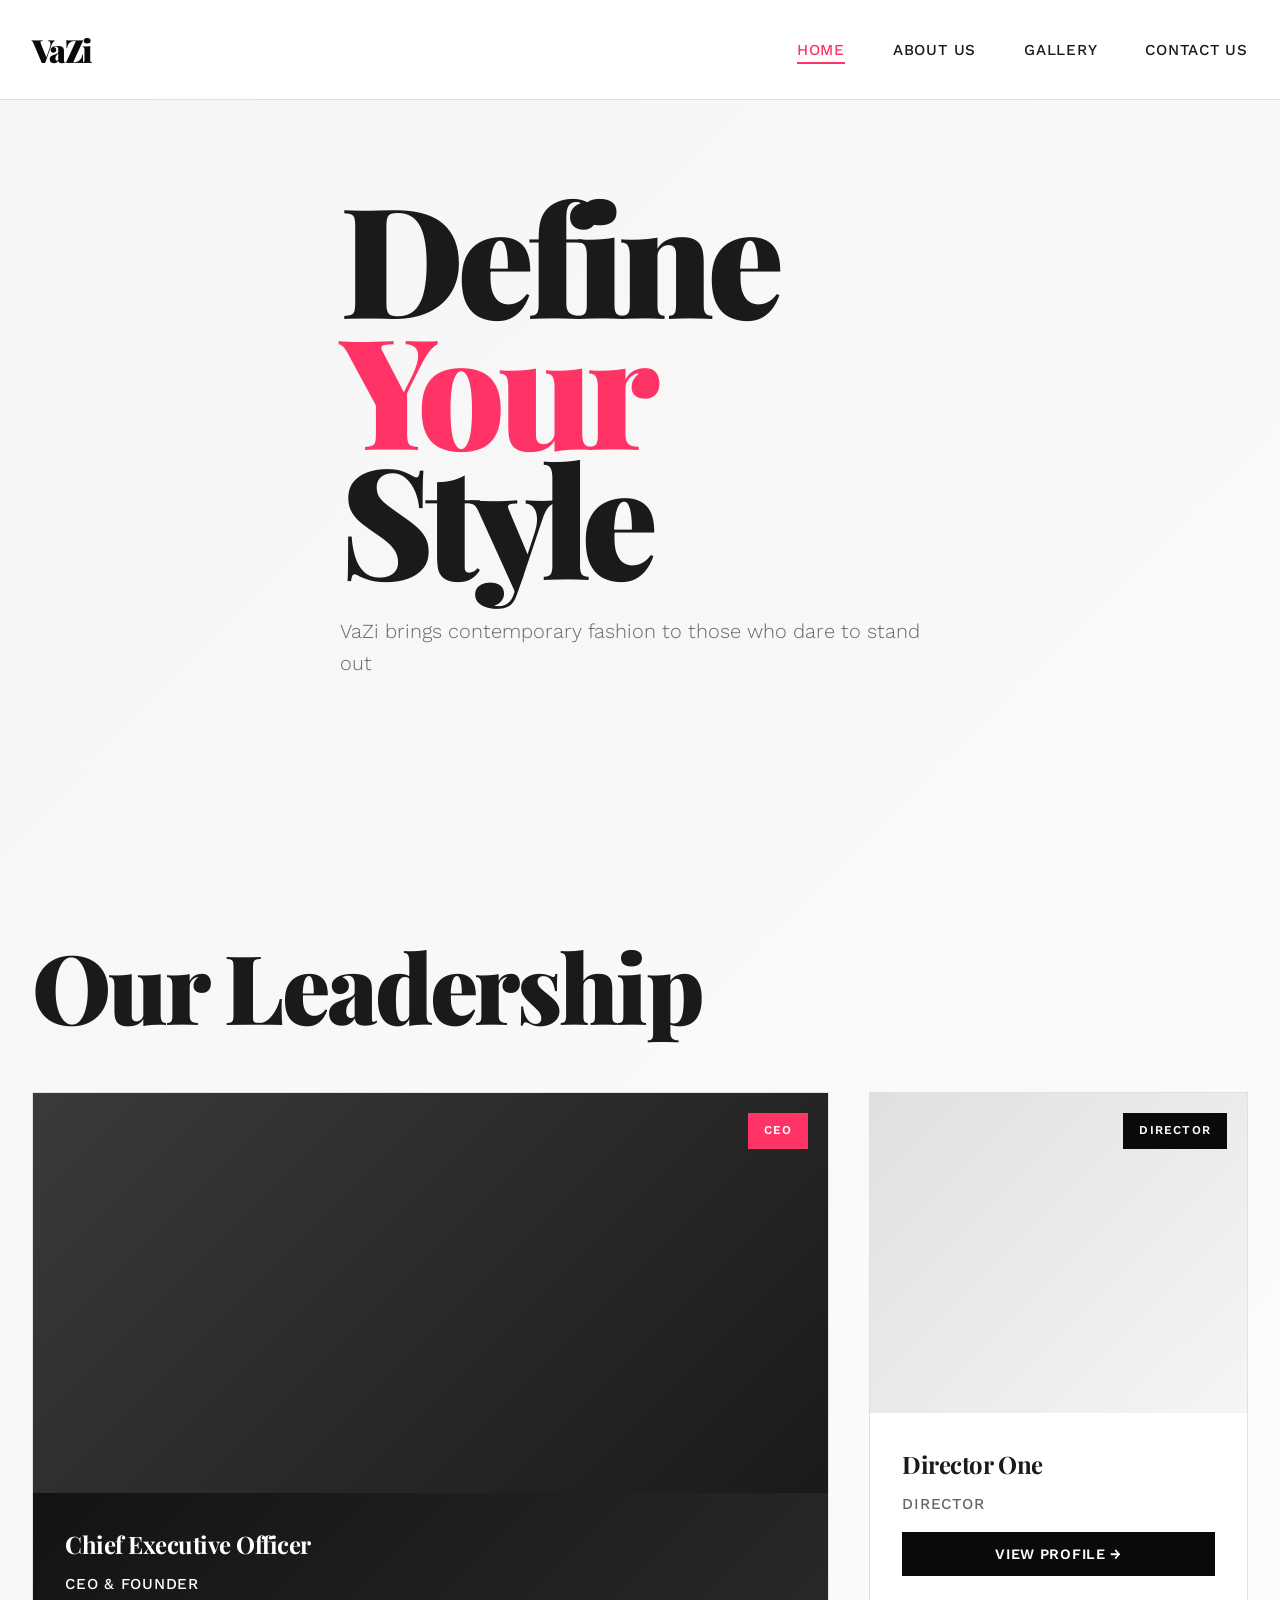
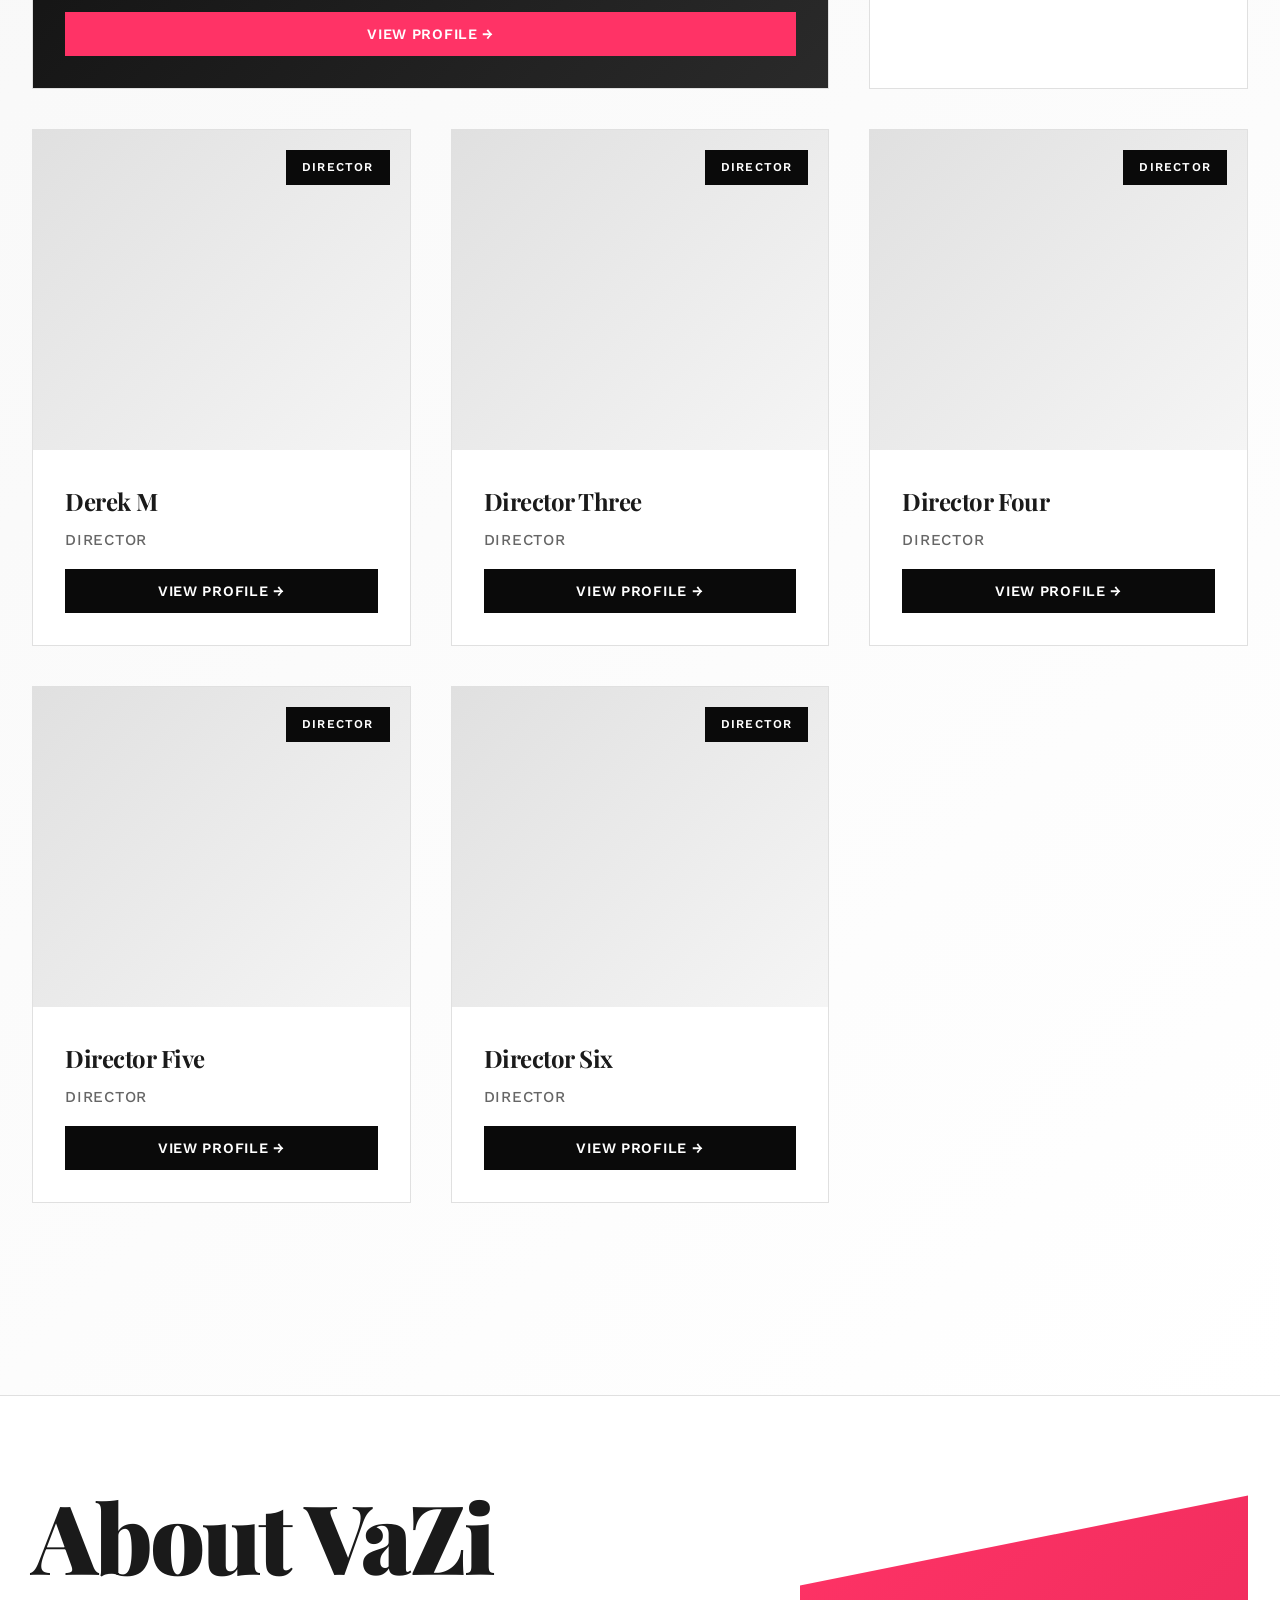
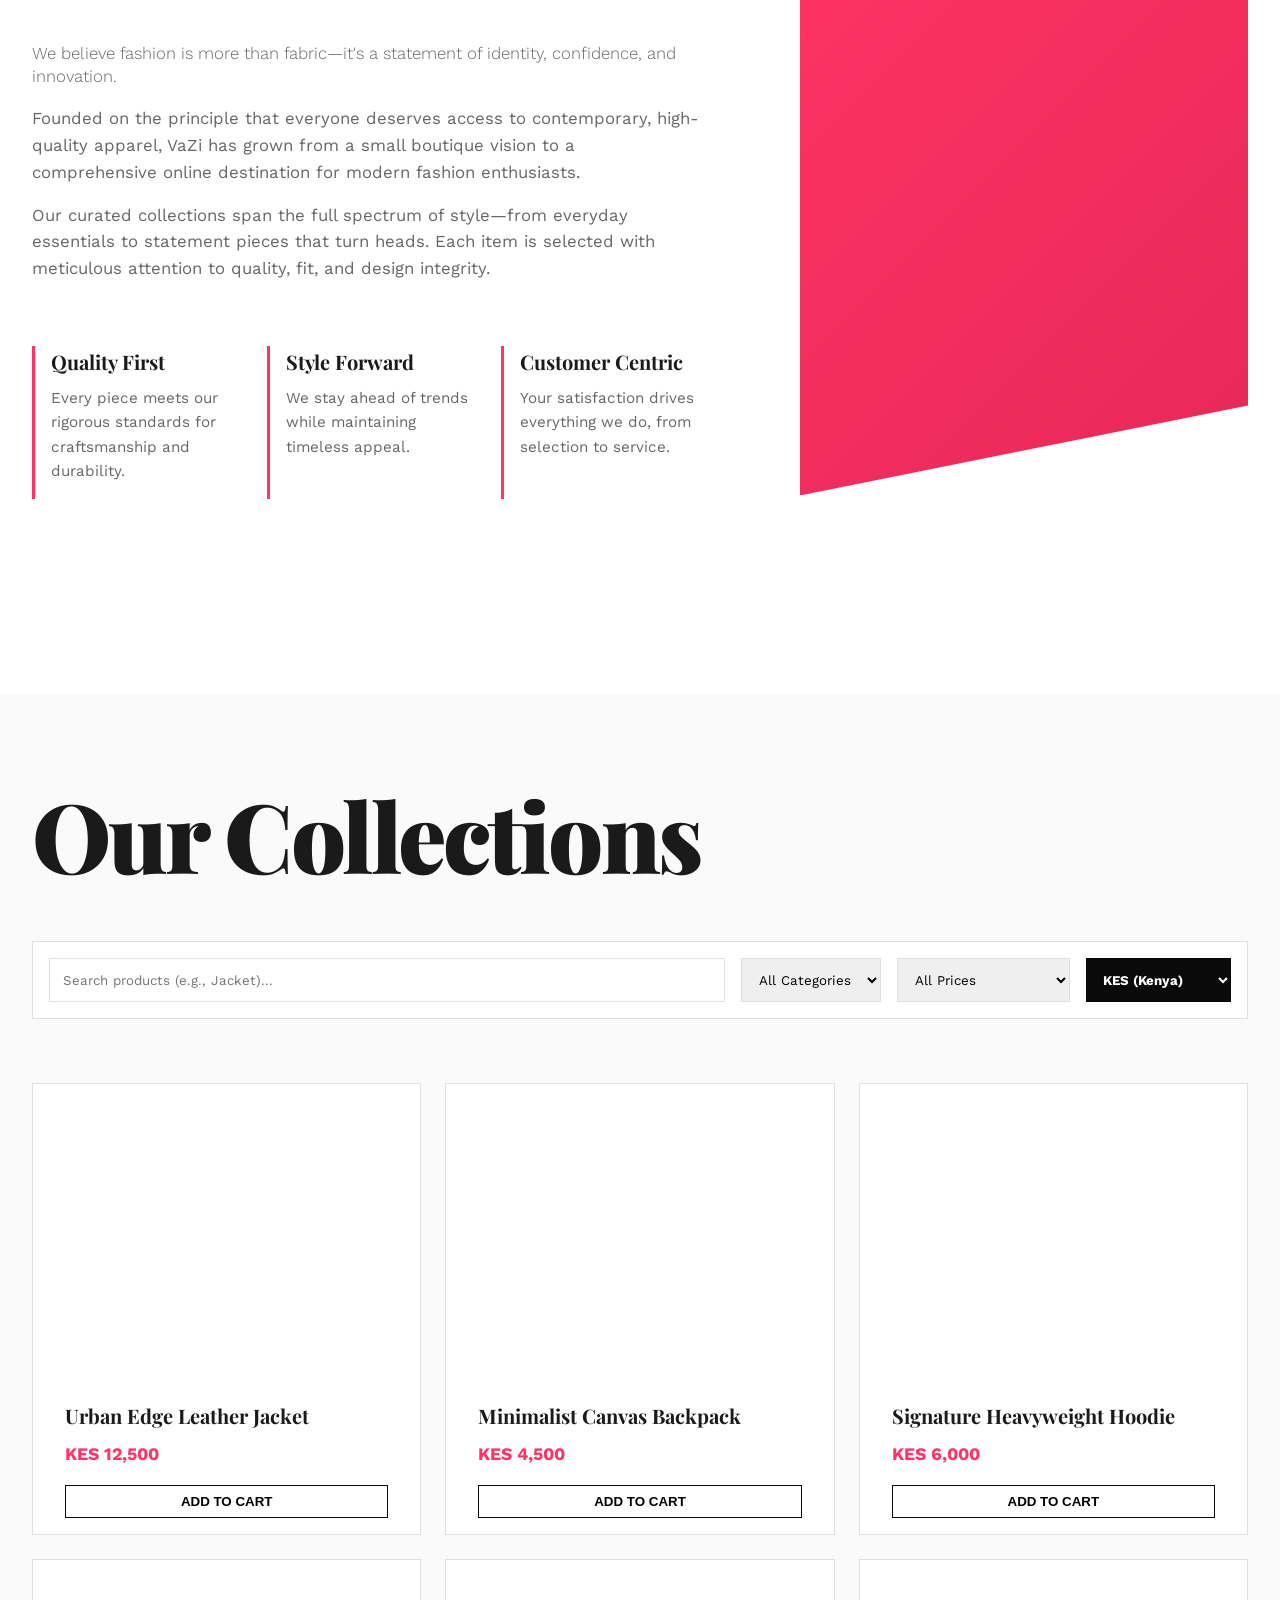
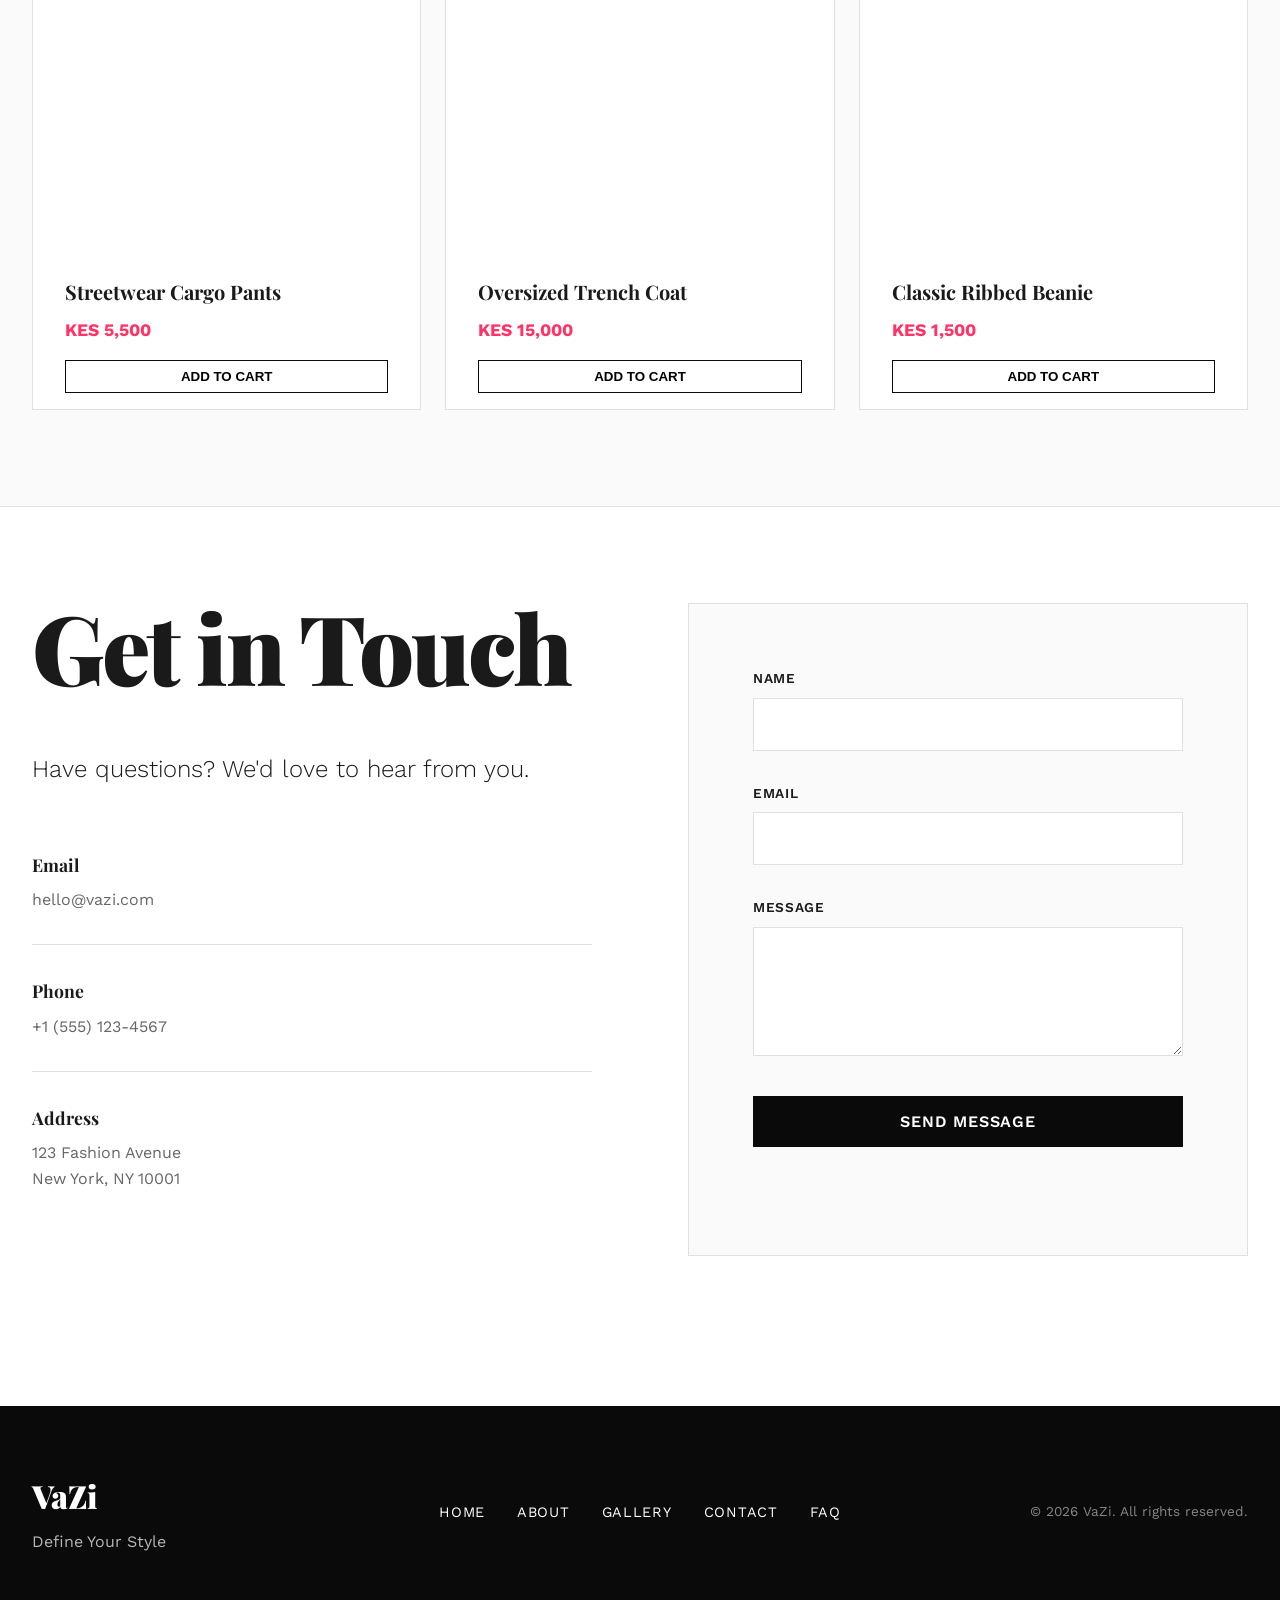
<file: index.html>
<!DOCTYPE html>
<html lang="en">
<head>
    <meta charset="UTF-8">
    <meta name="viewport" content="width=device-width, initial-scale=1.0">
    <title>VaZi - Modern Apparel for the Bold</title>
    <link rel="stylesheet" href="styles.css">
    <link rel="preconnect" href="https://fonts.googleapis.com">
    <link rel="preconnect" href="https://fonts.gstatic.com" crossorigin>
    <!-- Distinctive typography: Playfair Display (editorial) + Work Sans (clean sans-serif) -->
    <link href="https://fonts.googleapis.com/css2?family=Playfair+Display:wght@400;600;700;900&family=Work+Sans:wght@300;400;500;600&display=swap" rel="stylesheet">
</head>
<body>
    
    <!-- FIXED NAVIGATION BAR -->
    <nav class="main-nav">
        <div class="nav-container">
            <div class="logo">VaZi</div>
            <ul class="nav-links">
                <li><a href="#home" class="nav-link">Home</a></li>
                <li><a href="#about" class="nav-link">About Us</a></li>
                <li><a href="#gallery" class="nav-link">Gallery</a></li>
                <li><a href="#contact" class="nav-link">Contact Us</a></li>
            </ul>
        </div>
    </nav>

    <!-- SECTION 1: HOME -->
    <section id="home" class="section-home">
        <div class="hero-container">
            <div class="hero-text">
                <h1 class="hero-title">
                    <span class="title-line">Define</span>
                    <span class="title-line">Your</span>
                    <span class="title-line">Style</span>
                </h1>
                <p class="hero-subtitle">VaZi brings contemporary fashion to those who dare to stand out</p>
            </div>
        </div>

        <!-- LEADERSHIP TEAM GRID -->
        <div class="team-section">
            <h2 class="section-title">Our Leadership</h2>
            <div class="team-grid">
                
                <!-- CEO CARD (Visually Distinguished) -->
                <div class="team-card ceo-card" onclick="window.open('profiles/ceo-profile.html', '_blank', 'noopener,noreferrer')">
                    <div class="card-image-wrapper">
                        <div class="card-image ceo-image">
                            <!-- Image placeholder - will be styled in CSS -->
                            <span class="role-badge">CEO</span>
                        </div>
                    </div>
                    <div class="card-content">
                        <h3 class="card-name">Chief Executive Officer</h3>
                        <p class="card-role">CEO & Founder</p>
                        <button class="profile-btn">View Profile →</button>
                    </div>
                </div>

                <!-- DIRECTOR CARDS (1-6) -->
                <div class="team-card director-card" onclick="window.open('profiles/director-1.html', '_blank', 'noopener,noreferrer')">
                    <div class="card-image-wrapper">
                        <div class="card-image director-image">
                            <span class="role-badge">Director</span>
                        </div>
                    </div>
                    <div class="card-content">
                        <h3 class="card-name">Director One</h3>
                        <p class="card-role">Director</p>
                        <button class="profile-btn">View Profile →</button>
                    </div>
                </div>

                <div class="team-card director-card" onclick="window.open('profiles/director-2.html', '_blank', 'noopener,noreferrer')">
                    <div class="card-image-wrapper">
                        <div class="card-image director-image">
                            <span class="role-badge">Director</span>
                        </div>
                    </div>
                    <div class="card-content">
                        <h3 class="card-name">Derek M</h3>
                        <p class="card-role">Director</p>
                        <button class="profile-btn">View Profile →</button>
                    </div>
                </div>

                <div class="team-card director-card" onclick="window.open('profiles/director-3.html', '_blank', 'noopener,noreferrer')">
                    <div class="card-image-wrapper">
                        <div class="card-image director-image">
                            <span class="role-badge">Director</span>
                        </div>
                    </div>
                    <div class="card-content">
                        <h3 class="card-name">Director Three</h3>
                        <p class="card-role">Director</p>
                        <button class="profile-btn">View Profile →</button>
                    </div>
                </div>

                <div class="team-card director-card" onclick="window.open('profiles/director-4.html', '_blank', 'noopener,noreferrer')">
                    <div class="card-image-wrapper">
                        <div class="card-image director-image">
                            <span class="role-badge">Director</span>
                        </div>
                    </div>
                    <div class="card-content">
                        <h3 class="card-name">Director Four</h3>
                        <p class="card-role">Director</p>
                        <button class="profile-btn">View Profile →</button>
                    </div>
                </div>

                <div class="team-card director-card" onclick="window.open('profiles/director-5.html', '_blank', 'noopener,noreferrer')">
                    <div class="card-image-wrapper">
                        <div class="card-image director-image">
                            <span class="role-badge">Director</span>
                        </div>
                    </div>
                    <div class="card-content">
                        <h3 class="card-name">Director Five</h3>
                        <p class="card-role">Director</p>
                        <button class="profile-btn">View Profile →</button>
                    </div>
                </div>

                <div class="team-card director-card" onclick="window.open('profiles/director-6.html', '_blank', 'noopener,noreferrer')">
                    <div class="card-image-wrapper">
                        <div class="card-image director-image">
                            <span class="role-badge">Director</span>
                        </div>
                    </div>
                    <div class="card-content">
                        <h3 class="card-name">Director Six</h3>
                        <p class="card-role">Director</p>
                        <button class="profile-btn">View Profile →</button>
                    </div>
                </div>

            </div>
        </div>
    </section>

    <!-- SECTION 2: ABOUT US -->
    <section id="about" class="section-about">
        <div class="content-container">
            <div class="about-layout">
                <div class="about-text">
                    <h2 class="section-title">About VaZi</h2>
                    <div class="about-content">
                        <p class="lead-text">We believe fashion is more than fabric—it's a statement of identity, confidence, and innovation.</p>
                        
                        <p>Founded on the principle that everyone deserves access to contemporary, high-quality apparel, VaZi has grown from a small boutique vision to a comprehensive online destination for modern fashion enthusiasts.</p>
                        
                        <p>Our curated collections span the full spectrum of style—from everyday essentials to statement pieces that turn heads. Each item is selected with meticulous attention to quality, fit, and design integrity.</p>
                        
                        <div class="values-grid">
                            <div class="value-item">
                                <h3>Quality First</h3>
                                <p>Every piece meets our rigorous standards for craftsmanship and durability.</p>
                            </div>
                            <div class="value-item">
                                <h3>Style Forward</h3>
                                <p>We stay ahead of trends while maintaining timeless appeal.</p>
                            </div>
                            <div class="value-item">
                                <h3>Customer Centric</h3>
                                <p>Your satisfaction drives everything we do, from selection to service.</p>
                            </div>
                        </div>
                    </div>
                </div>
                <div class="about-visual">
                    <div class="visual-accent"></div>
                </div>
            </div>
        </div>
    </section>

    <!-- SECTION 3: GALLERY -->
    <section id="gallery" class="section-gallery">
        <div class="content-container">
            <h2 class="section-title">Our Collections</h2>

<div class="gallery-controls" style="display: flex; gap: 1rem; margin-bottom: 2rem; flex-wrap: wrap; background: white; padding: 1rem; border: 1px solid var(--border-color);">
    <input type="text" id="searchInput" placeholder="Search products (e.g., Jacket)..." style="flex: 1; padding: 0.8rem; border: 1px solid var(--border-color); font-family: var(--font-body);">
    
    <select id="categoryFilter" style="padding: 0.8rem; border: 1px solid var(--border-color); font-family: var(--font-body);">
        <option value="all">All Categories</option>
        <option value="outerwear">Outerwear</option>
        <option value="accessories">Accessories</option>
        <option value="essentials">Essentials</option>
    </select>

    <select id="priceFilter" style="padding: 0.8rem; border: 1px solid var(--border-color); font-family: var(--font-body);">
        <option value="all">All Prices</option>
        <option value="low">Under 5,000 KES</option>
        <option value="medium">5,000 - 10,000 KES</option>
        <option value="high">Over 10,000 KES</option>
    </select>

    <select id="currencyFilter" style="padding: 0.8rem; background: var(--primary-color); color: white; border: none; font-family: var(--font-body); font-weight: bold; cursor: pointer;">
        <option value="KES">KES (Kenya)</option>
        <option value="UGX">UGX (Uganda)</option>
        <option value="TZS">TZS (Tanzania)</option>
    </select>
</div>

<div class="gallery-grid" id="dynamicGallery">
    </div>
        </div>
    </section>

    <!-- SECTION 4: CONTACT US -->
    <section id="contact" class="section-contact">
        <div class="content-container">
            <div class="contact-layout">
                <div class="contact-info">
                    <h2 class="section-title">Get in Touch</h2>
                    <p class="lead-text">Have questions? We'd love to hear from you.</p>
                    
                    <div class="contact-details">
                        <div class="contact-item">
                            <h3>Email</h3>
                            <p>hello@vazi.com</p>
                        </div>
                        <div class="contact-item">
                            <h3>Phone</h3>
                            <p>+1 (555) 123-4567</p>
                        </div>
                        <div class="contact-item">
                            <h3>Address</h3>
                            <p>123 Fashion Avenue<br>New York, NY 10001</p>
                        </div>
                    </div>
                </div>

                <div class="contact-form-wrapper">
                    <form class="contact-form">
                        <div class="form-group">
                            <label for="name">Name</label>
                            <input type="text" id="name" name="name" required>
                        </div>
                        <div class="form-group">
                            <label for="email">Email</label>
                            <input type="email" id="email" name="email" required>
                        </div>
                        <div class="form-group">
                            <label for="message">Message</label>
                            <textarea id="message" name="message" rows="5" required></textarea>
                        </div>
                        <button type="submit" class="submit-btn">Send Message</button>
                    </form>
                </div>
            </div>
        </div>
    </section>

   <footer class="site-footer">
        <div class="content-container">
            <div class="footer-content">
                <div class="footer-brand">
                    <h3>VaZi</h3>
                    <p>Define Your Style</p>
                </div>
                <div class="footer-links">
                    <a href="#home">Home</a>
                    <a href="#about">About</a>
                    <a href="#gallery">Gallery</a>
                    <a href="#contact">Contact</a>
                    <a href="FAQ.html">FAQ</a>
                </div>
                <div class="footer-copy">
                    <p>&copy; 2026 VaZi. All rights reserved.</p>
                </div>
            </div>
        </div>
    </footer>

    <!-- SMOOTH SCROLL JAVASCRIPT -->
    <script>
        // Smooth scrolling for navigation links
        document.querySelectorAll('.nav-link').forEach(link => {
            link.addEventListener('click', function(e) {
                e.preventDefault();
                const targetId = this.getAttribute('href');
                const targetSection = document.querySelector(targetId);
                
                if (targetSection) {
                    targetSection.scrollIntoView({
                        behavior: 'smooth',
                        block: 'start'
                    });
                    
                    // Update URL hash
                    history.pushState(null, null, targetId);
                }
            });
        });

        // Highlight active navigation link on scroll
        window.addEventListener('scroll', () => {
            const sections = document.querySelectorAll('section[id]');
            const scrollY = window.pageYOffset;

            sections.forEach(section => {
                const sectionHeight = section.offsetHeight;
                const sectionTop = section.offsetTop - 100;
                const sectionId = section.getAttribute('id');
                
                if (scrollY > sectionTop && scrollY <= sectionTop + sectionHeight) {
                    document.querySelectorAll('.nav-link').forEach(link => {
                        link.classList.remove('active');
                        if (link.getAttribute('href') === `#${sectionId}`) {
                            link.classList.add('active');
                        }
                    });
                }
            });
        });

        // Scroll reveal animations
        const observerOptions = {
            threshold: 0.1,
            rootMargin: '0px 0px -100px 0px'
        };

        const observer = new IntersectionObserver((entries) => {
            entries.forEach(entry => {
                if (entry.isIntersecting) {
                    entry.target.classList.add('revealed');
                }
            });
        }, observerOptions);

        document.querySelectorAll('.team-card, .gallery-item, .value-item').forEach(el => {
            observer.observe(el);
        });
    </script>
    <script>
    // --- GALLERY DATA & LOGIC ---
    // Base prices are stored in KES.
    const products = [
        { id: 1, name: "Urban Edge Leather Jacket", category: "outerwear", priceKES: 12500, image: "https://images.unsplash.com/photo-1551028719-00167b16eac5?auto=format&fit=crop&w=600&q=80" },
        { id: 2, name: "Minimalist Canvas Backpack", category: "accessories", priceKES: 4500, image: "https://images.unsplash.com/photo-1553062407-98eeb64c6a62?auto=format&fit=crop&w=600&q=80" },
        { id: 3, name: "Signature Heavyweight Hoodie", category: "essentials", priceKES: 6000, image: "https://images.unsplash.com/photo-1556821840-3a63f95609a7?auto=format&fit=crop&w=600&q=80" },
        { id: 4, name: "Streetwear Cargo Pants", category: "essentials", priceKES: 5500, image: "https://images.unsplash.com/photo-1624378439575-d8705ad7ae80?auto=format&fit=crop&w=600&q=80" },
        { id: 5, name: "Oversized Trench Coat", category: "outerwear", priceKES: 15000, image: "https://images.unsplash.com/photo-1539533113208-f6df8cc8b543?auto=format&fit=crop&w=600&q=80" },
        { id: 6, name: "Classic Ribbed Beanie", category: "accessories", priceKES: 1500, image: "https://images.unsplash.com/photo-1576871337622-98d48d1cf531?auto=format&fit=crop&w=600&q=80" }
    ];

    // Approximate conversion rates from KES
    const rates = { KES: 1, UGX: 28.5, TZS: 20.2 };

    const galleryContainer = document.getElementById('dynamicGallery');
    const searchInput = document.getElementById('searchInput');
    const categoryFilter = document.getElementById('categoryFilter');
    const priceFilter = document.getElementById('priceFilter');
    const currencyFilter = document.getElementById('currencyFilter');

    function formatPrice(priceInKES, currency) {
        const converted = priceInKES * rates[currency];
        return new Intl.NumberFormat('en-US', { style: 'currency', currency: currency, maximumFractionDigits: 0 }).format(converted);
    }

    function renderGallery() {
        const searchTerm = searchInput.value.toLowerCase();
        const category = categoryFilter.value;
        const priceLevel = priceFilter.value;
        const currency = currencyFilter.value;

        const filtered = products.filter(p => {
            const matchesSearch = p.name.toLowerCase().includes(searchTerm);
            const matchesCategory = category === 'all' || p.category === category;
            
            let matchesPrice = true;
            if (priceLevel === 'low') matchesPrice = p.priceKES < 5000;
            if (priceLevel === 'medium') matchesPrice = p.priceKES >= 5000 && p.priceKES <= 10000;
            if (priceLevel === 'high') matchesPrice = p.priceKES > 10000;

            return matchesSearch && matchesCategory && matchesPrice;
        });

        galleryContainer.innerHTML = filtered.map(p => `
            <div class="gallery-item revealed" style="opacity: 1; transform: scale(1);">
                <div class="gallery-image" style="background-image: url('${p.image}'); background-size: cover; background-position: center;">
                    <div class="image-overlay">
                        <span class="category-tag">${p.category}</span>
                    </div>
                </div>
                <div class="gallery-info">
                    <h3>${p.name}</h3>
                    <p style="color: var(--accent-color); font-weight: bold; font-size: 1.1rem; margin-top: 0.5rem;">
                        ${formatPrice(p.priceKES, currency)}
                    </p>
                    <button style="margin-top: 1rem; width: 100%; padding: 0.5rem; background: transparent; border: 1px solid var(--primary-color); cursor: pointer; text-transform: uppercase; font-weight: 600;">Add to Cart</button>
                </div>
            </div>
        `).join('');
    }

    // Event Listeners for Live Updating
    searchInput.addEventListener('input', renderGallery);
    categoryFilter.addEventListener('change', renderGallery);
    priceFilter.addEventListener('change', renderGallery);
    currencyFilter.addEventListener('change', renderGallery);

    // Initial Render
    renderGallery();
</script>
</body>
</html>
</file>
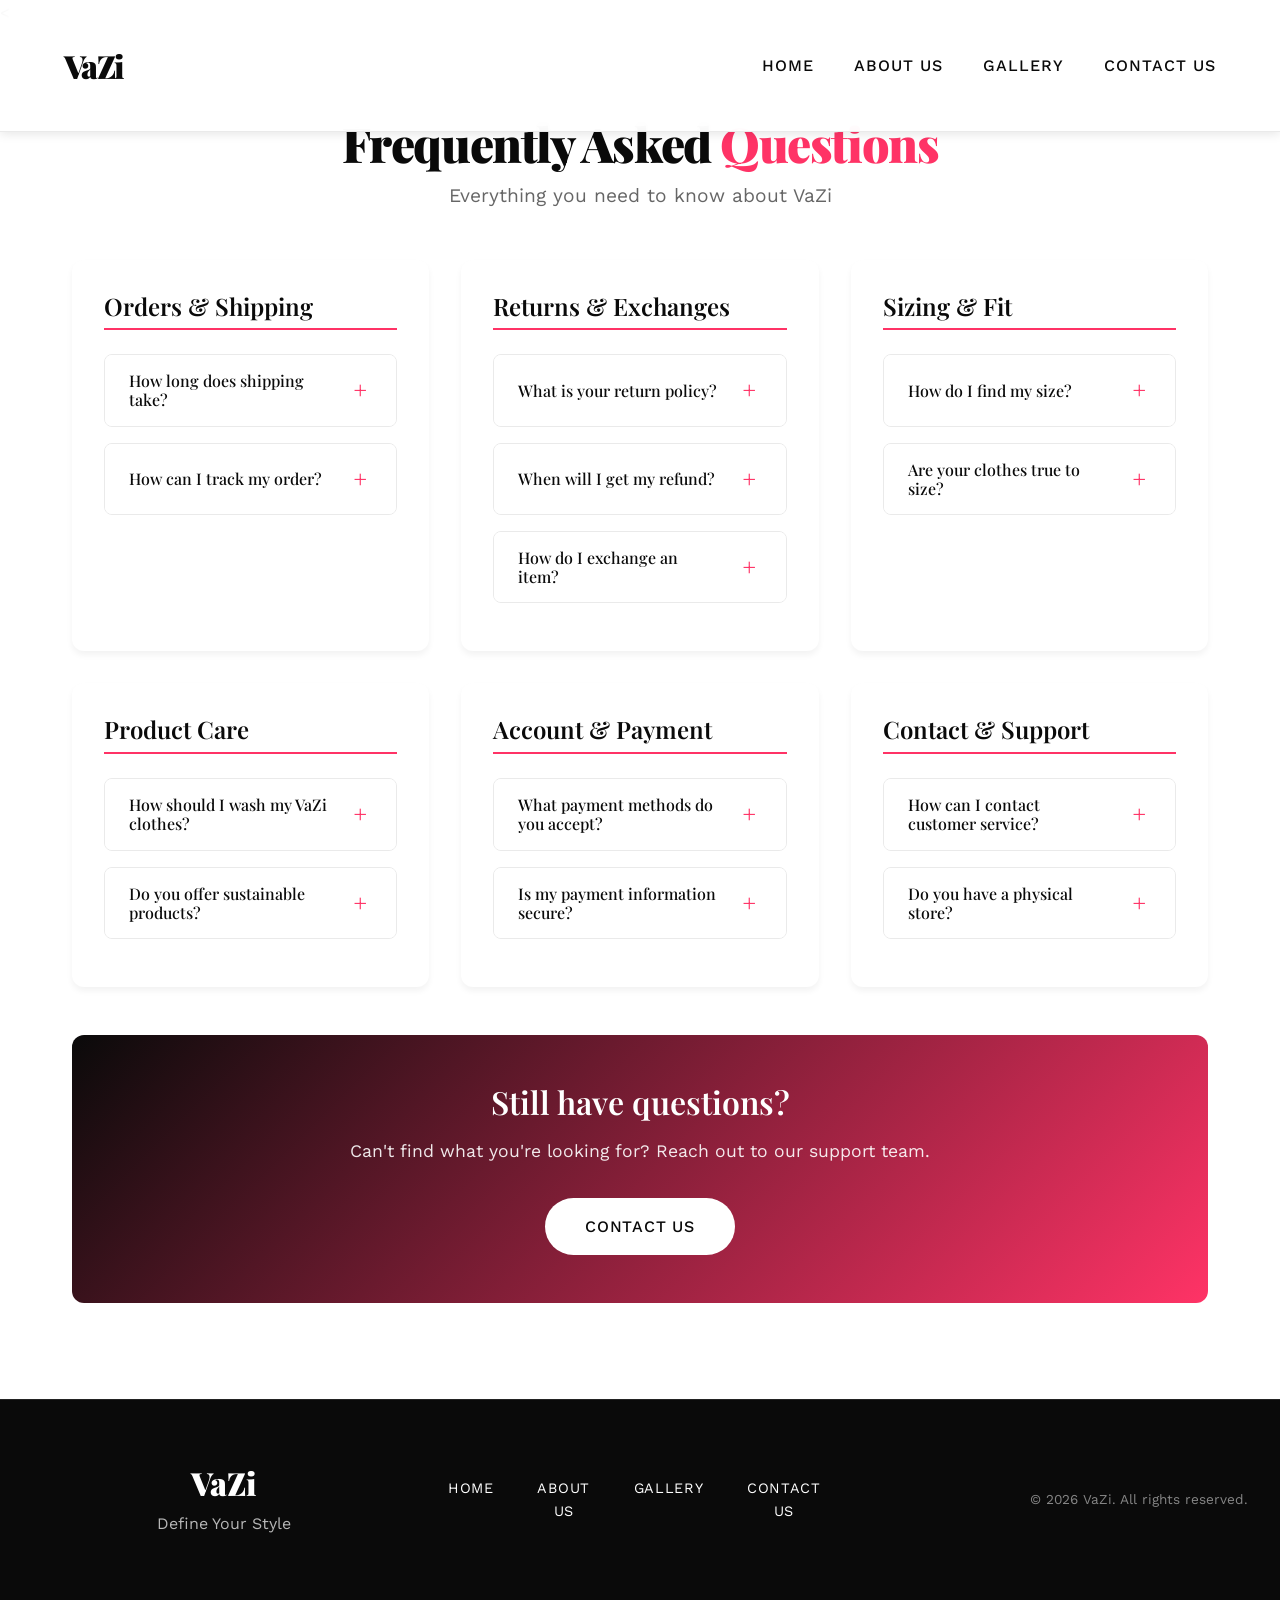
<file: FAQ.html>
<!DOCTYPE html>
<html lang="en">
<head>
    <meta charset="UTF-8">
    <meta name="viewport" content="width=device-width, initial-scale=1.0">
    <title>VaZi - Online Apparel Store</title>
    
    <!-- Google Fonts -->
      <link rel="stylesheet" href="styles.css">
    <link rel="preconnect" href="https://fonts.googleapis.com">
    <link rel="preconnect" href="https://fonts.gstatic.com" crossorigin>
    <<link href="https://fonts.googleapis.com/css2?family=Playfair+Display:wght@400;600;700;900&family=Work+Sans:wght@300;400;500;600&display=swap" rel="stylesheet">
    
    <style>
        /* ========== CSS VARIABLES (THEME) ========== */
        :root {
            /* Colors */
            --primary-color: #0a0a0a;      /* Deep black */
            --secondary-color: #f5f5f5;    /* Off-white */
            --accent-color: #ff3366;        /* Electric pink */
            --accent-hover: #e62958;        /* Darker pink */
            --text-light: #666666;           /* Light gray text */
            --white: #ffffff;
            --light-bg: #f9f9f9;
            --border-color: #eaeaea;
            
            /* Fonts */
            --font-display: 'Playfair Display', serif;
            --font-body: 'Work Sans', sans-serif;
            
            /* Spacing */
            --section-padding: 6rem 2rem;
            --container-width: 1200px;
            
            /* Transitions */
            --transition-smooth: all 0.3s ease;
        }

        /* ========== RESET & BASE STYLES ========== */
        * {
            margin: 0;
            padding: 0;
            box-sizing: border-box;
        }

        html {
            scroll-behavior: smooth;
        }

        body {
            font-family: var(--font-body);
            color: var(--primary-color);
            line-height: 1.6;
            overflow-x: hidden;
        }

        /* ========== TYPOGRAPHY ========== */
        h1, h2, h3, h4, h5, h6 {
            font-family: var(--font-display);
            font-weight: 600;
            line-height: 1.2;
        }

        .section-title {
            font-size: 3rem;
            margin-bottom: 1rem;
            text-align: center;
        }

        .section-subtitle {
            font-size: 1.2rem;
            color: var(--text-light);
            text-align: center;
            max-width: 600px;
            margin: 0 auto 3rem;
        }

        .accent {
            color: var(--accent-color);
        }

        /* ========== CONTAINER ========== */
        .container {
            max-width: var(--container-width);
            margin: 0 auto;
            padding: 0 2rem;
        }

        /* ========== NAVIGATION ========== */
        .main-nav {
            position: fixed;
            top: 0;
            left: 0;
            right: 0;
            background: rgba(255, 255, 255, 0.95);
            backdrop-filter: blur(10px);
            z-index: 1000;
            padding: 1rem 2rem;
            box-shadow: 0 2px 10px rgba(0, 0, 0, 0.1);
        }

        .main-nav ul {
            display: flex;
            justify-content: center;
            list-style: none;
            gap: 2.5rem;
        }

        .main-nav a {
            text-decoration: none;
            color: var(--primary-color);
            font-weight: 500;
            font-size: 1rem;
            text-transform: uppercase;
            letter-spacing: 1px;
            transition: var(--transition-smooth);
            position: relative;
        }

        .main-nav a::after {
            content: '';
            position: absolute;
            bottom: -5px;
            left: 0;
            width: 0;
            height: 2px;
            background: var(--accent-color);
            transition: var(--transition-smooth);
        }

        .main-nav a:hover::after,
        .main-nav a.active::after {
            width: 100%;
        }

        .main-nav a:hover,
        .main-nav a.active {
            color: var(--accent-color);
        }

        /* ========== HERO SECTION ========== */
        #home {
            height: 100vh;
            display: flex;
            align-items: center;
            justify-content: center;
            text-align: center;
            background: linear-gradient(135deg, var(--primary-color) 0%, #1a1a1a 100%);
            color: var(--white);
            padding: 0 2rem;
        }

        .hero-content h1 {
            font-size: 5rem;
            margin-bottom: 1rem;
            animation: fadeInUp 1s ease;
        }

        .hero-content p {
            font-size: 1.5rem;
            margin-bottom: 2rem;
            opacity: 0.9;
            animation: fadeInUp 1s ease 0.2s both;
        }

        .hero-content .btn {
            animation: fadeInUp 1s ease 0.4s both;
        }

        @keyframes fadeInUp {
            from {
                opacity: 0;
                transform: translateY(30px);
            }
            to {
                opacity: 1;
                transform: translateY(0);
            }
        }

        /* ========== BUTTONS ========== */
        .btn {
            display: inline-block;
            padding: 1rem 2.5rem;
            background: var(--accent-color);
            color: var(--white);
            text-decoration: none;
            border-radius: 50px;
            font-weight: 500;
            transition: var(--transition-smooth);
            border: none;
            cursor: pointer;
        }

        .btn:hover {
            background: var(--accent-hover);
            transform: translateY(-2px);
            box-shadow: 0 5px 15px rgba(255, 51, 102, 0.3);
        }

        .btn-outline {
            background: transparent;
            border: 2px solid var(--accent-color);
        }

        .btn-outline:hover {
            background: var(--accent-color);
        }

        /* ========== SECTIONS ========== */
        section {
            padding: var(--section-padding);
        }

        #about, #gallery, #team, #faq {
            background: var(--white);
        }

        #about {
            background: var(--secondary-color);
        }

        /* ========== ABOUT SECTION ========== */
        .about-content {
            display: grid;
            grid-template-columns: 1fr 1fr;
            gap: 4rem;
            align-items: center;
        }

        .about-text p {
            margin-bottom: 1.5rem;
            color: var(--text-light);
        }

        .about-stats {
            display: grid;
            grid-template-columns: repeat(3, 1fr);
            gap: 2rem;
            text-align: center;
        }

        .stat-item h3 {
            font-size: 2.5rem;
            color: var(--accent-color);
        }

        /* ========== GALLERY SECTION ========== */
        .gallery-grid {
            display: grid;
            grid-template-columns: repeat(auto-fit, minmax(300px, 1fr));
            gap: 2rem;
            margin-top: 2rem;
        }

        .gallery-item {
            position: relative;
            overflow: hidden;
            border-radius: 12px;
            aspect-ratio: 3/4;
            cursor: pointer;
        }

        .gallery-item img {
            width: 100%;
            height: 100%;
            object-fit: cover;
            transition: transform 0.5s ease;
        }

        .gallery-item:hover img {
            transform: scale(1.1);
        }

        .gallery-overlay {
            position: absolute;
            bottom: 0;
            left: 0;
            right: 0;
            padding: 2rem;
            background: linear-gradient(transparent, rgba(0, 0, 0, 0.8));
            color: var(--white);
            transform: translateY(100%);
            transition: transform 0.3s ease;
        }

        .gallery-item:hover .gallery-overlay {
            transform: translateY(0);
        }

        /* ========== TEAM SECTION ========== */
        .team-grid {
            display: grid;
            grid-template-columns: repeat(auto-fit, minmax(280px, 1fr));
            gap: 2rem;
            margin-top: 2rem;
        }

        .team-card {
            background: var(--white);
            border-radius: 12px;
            overflow: hidden;
            box-shadow: 0 4px 6px rgba(0, 0, 0, 0.1);
            transition: var(--transition-smooth);
            cursor: pointer;
            position: relative;
        }

        .team-card:hover {
            transform: translateY(-10px);
            box-shadow: 0 8px 15px rgba(0, 0, 0, 0.2);
        }

        .ceo-card {
            border: 2px solid var(--accent-color);
            grid-column: span 2;
        }

        .card-image {
            height: 300px;
            overflow: hidden;
        }

        .card-image img {
            width: 100%;
            height: 100%;
            object-fit: cover;
            transition: transform 0.5s ease;
        }

        .team-card:hover .card-image img {
            transform: scale(1.1);
        }

        .card-content {
            padding: 1.5rem;
            text-align: center;
        }

        .card-content h3 {
            font-size: 1.5rem;
            margin-bottom: 0.5rem;
        }

        .card-content .position {
            color: var(--accent-color);
            font-weight: 500;
            margin-bottom: 1rem;
        }

        .ceo-badge {
            position: absolute;
            top: 1rem;
            right: 1rem;
            background: var(--accent-color);
            color: var(--white);
            padding: 0.5rem 1rem;
            border-radius: 50px;
            font-size: 0.8rem;
            font-weight: 600;
            z-index: 1;
        }

        /* ========== FAQ SECTION ========== */
        .faq-section {
            background-color: var(--secondary-color);
            position: relative;
        }

        .faq-section::before {
            content: '';
            position: absolute;
            top: 0;
            left: 0;
            right: 0;
            height: 1px;
            background: linear-gradient(90deg, transparent, var(--accent-color), transparent);
        }

        .faq-container {
            display: grid;
            grid-template-columns: repeat(auto-fit, minmax(350px, 1fr));
            gap: 2rem;
            margin-bottom: 3rem;
        }

        .faq-category {
            background: var(--white);
            padding: 2rem;
            border-radius: 12px;
            box-shadow: 0 4px 6px rgba(0, 0, 0, 0.05);
            transition: transform 0.3s ease, box-shadow 0.3s ease;
        }

        .faq-category:hover {
            transform: translateY(-5px);
            box-shadow: 0 8px 12px rgba(0, 0, 0, 0.1);
        }

        .category-title {
            font-family: var(--font-display);
            font-size: 1.5rem;
            font-weight: 600;
            margin-bottom: 1.5rem;
            padding-bottom: 0.5rem;
            border-bottom: 2px solid var(--accent-color);
            color: var(--primary-color);
        }

        .faq-item {
            margin-bottom: 1rem;
            border: 1px solid var(--border-color);
            border-radius: 8px;
            overflow: hidden;
            transition: all 0.3s ease;
        }

        .faq-item:hover {
            border-color: var(--accent-color);
        }

        .faq-question {
            padding: 1rem 1.5rem;
            background: var(--white);
            cursor: pointer;
            display: flex;
            justify-content: space-between;
            align-items: center;
            transition: background-color 0.3s ease;
        }

        .faq-question:hover {
            background-color: var(--light-bg);
        }

        .faq-question h4 {
            font-size: 1rem;
            font-weight: 500;
            color: var(--primary-color);
            margin: 0;
            flex: 1;
        }

        .faq-icon {
            font-size: 1.5rem;
            font-weight: 300;
            color: var(--accent-color);
            margin-left: 1rem;
            transition: transform 0.3s ease;
            min-width: 24px;
            text-align: center;
        }

        .faq-answer {
            max-height: 0;
            padding: 0 1.5rem;
            background: var(--light-bg);
            overflow: hidden;
            transition: max-height 0.3s ease, padding 0.3s ease;
        }

        .faq-item.active .faq-answer {
            max-height: 200px;
            padding: 1rem 1.5rem;
        }

        .faq-answer p {
            margin: 0;
            color: var(--text-light);
            line-height: 1.6;
            font-size: 0.95rem;
        }

        .faq-cta {
            text-align: center;
            margin-top: 3rem;
            padding: 3rem;
            background: linear-gradient(135deg, var(--primary-color) 0%, var(--accent-color) 100%);
            border-radius: 12px;
            color: var(--white);
        }

        .faq-cta h3 {
            font-family: var(--font-display);
            font-size: 2rem;
            font-weight: 600;
            margin-bottom: 1rem;
        }

        .faq-cta p {
            font-size: 1.1rem;
            margin-bottom: 2rem;
            opacity: 0.9;
        }

        .faq-cta .btn {
            background: var(--white);
            color: var(--primary-color);
            border: none;
            padding: 1rem 2.5rem;
            font-size: 1rem;
            font-weight: 500;
            border-radius: 50px;
            cursor: pointer;
            transition: all 0.3s ease;
            display: inline-block;
            text-decoration: none;
        }

        .faq-cta .btn:hover {
            transform: translateY(-2px);
            box-shadow: 0 4px 12px rgba(0, 0, 0, 0.2);
            background: var(--accent-color);
            color: var(--white);
        }

        /* ========== CONTACT SECTION ========== */
        #contact {
            background: var(--primary-color);
            color: var(--white);
        }

        .contact-container {
            display: grid;
            grid-template-columns: 1fr 1fr;
            gap: 4rem;
        }

        .contact-info h3 {
            font-size: 2rem;
            margin-bottom: 2rem;
        }

        .contact-details {
            margin-top: 2rem;
        }

        .contact-item {
            display: flex;
            align-items: center;
            gap: 1rem;
            margin-bottom: 1rem;
        }

        .contact-form {
            display: flex;
            flex-direction: column;
            gap: 1rem;
        }

        .contact-form input,
        .contact-form textarea {
            padding: 1rem;
            border: none;
            border-radius: 8px;
            background: rgba(255, 255, 255, 0.1);
            color: var(--white);
            font-family: var(--font-body);
        }

        .contact-form input::placeholder,
        .contact-form textarea::placeholder {
            color: rgba(255, 255, 255, 0.7);
        }

        .contact-form textarea {
            min-height: 150px;
            resize: vertical;
        }

        /* ========== FOOTER ========== */
        footer {
            background: var(--primary-color);
            color: var(--white);
            text-align: center;
            padding: 2rem;
            border-top: 1px solid rgba(255, 255, 255, 0.1);
        }

        /* ========== RESPONSIVE DESIGN ========== */
        @media (max-width: 1024px) {
            .hero-content h1 {
                font-size: 4rem;
            }
            
            .about-content,
            .contact-container {
                grid-template-columns: 1fr;
                gap: 2rem;
            }
        }

        @media (max-width: 768px) {
            :root {
                --section-padding: 4rem 1.5rem;
            }

            .main-nav ul {
                gap: 1rem;
                flex-wrap: wrap;
            }

            .hero-content h1 {
                font-size: 3rem;
            }

            .hero-content p {
                font-size: 1.2rem;
            }

            .section-title {
                font-size: 2.5rem;
            }

            .team-grid {
                grid-template-columns: 1fr;
            }

            .ceo-card {
                grid-column: span 1;
            }

            .faq-container {
                grid-template-columns: 1fr;
                gap: 1.5rem;
            }

            .faq-category {
                padding: 1.5rem;
            }

            .faq-cta {
                padding: 2rem;
            }

            .faq-cta h3 {
                font-size: 1.5rem;
            }
        }

        @media (max-width: 480px) {
            .hero-content h1 {
                font-size: 2.5rem;
            }

            .about-stats {
                grid-template-columns: 1fr;
            }

            .faq-question h4 {
                font-size: 0.9rem;
            }
            
            .faq-answer p {
                font-size: 0.85rem;
            }
        }

        /* ========== UTILITY CLASSES ========== */
        .text-center {
            text-align: center;
        }

        .mt-4 {
            margin-top: 2rem;
        }

        .mb-4 {
            margin-bottom: 2rem;
        }
    </style>
</head>
<body>
   <nav class="main-nav">
        <div class="nav-container">
            <div class="logo">VaZi</div>
            <ul class="nav-links">
                <li><a href="#home" class="nav-link">Home</a></li>
                <li><a href="#about" class="nav-link">About Us</a></li>
                <li><a href="#gallery" class="nav-link">Gallery</a></li>
                <li><a href="#contact" class="nav-link">Contact Us</a></li>
            </ul>
        </div>
    </nav>

    <!-- FAQ Section -->
    <section id="faq" class="faq-section">
        <div class="container">
            <div class="section-header">
                <h2 class="section-title">Frequently Asked <span class="accent">Questions</span></h2>
                <p class="section-subtitle">Everything you need to know about VaZi</p>
            </div>
            
            <div class="faq-container">
                <!-- FAQ Category: Orders & Shipping -->
                <div class="faq-category">
                    <h3 class="category-title">Orders & Shipping</h3>
                    
                    <div class="faq-item">
                        <div class="faq-question" onclick="toggleFAQ(this)">
                            <h4>How long does shipping take?</h4>
                            <span class="faq-icon">+</span>
                        </div>
                        <div class="faq-answer">
                            <p>Domestic shipping typically takes 3-5 business days. </p>
                        </div>
                    </div>
                    
                    
                    
                    <div class="faq-item">
                        <div class="faq-question" onclick="toggleFAQ(this)">
                            <h4>How can I track my order?</h4>
                            <span class="faq-icon">+</span>
                        </div>
                        <div class="faq-answer">
                            <p>Once your order ships, you'll receive a confirmation email with a tracking number. You can also track your order by logging into your account and viewing your order history.</p>
                        </div>
                    </div>
                </div>
                
                <!-- FAQ Category: Returns & Exchanges -->
                <div class="faq-category">
                    <h3 class="category-title">Returns & Exchanges</h3>
                    
                    <div class="faq-item">
                        <div class="faq-question" onclick="toggleFAQ(this)">
                            <h4>What is your return policy?</h4>
                            <span class="faq-icon">+</span>
                        </div>
                        <div class="faq-answer">
                            <p>We offer a 30-day return policy for unworn, unwashed items with original tags attached. Simply initiate a return through your account or contact our customer service team.</p>
                        </div>
                    </div>
                    <div class="faq-item">
                        <div class="faq-question" onclick="toggleFAQ(this)">
                            <h4>When will I get my refund?</h4>
                            <span class="faq-icon">+</span>
                        </div>
                        <div class="faq-answer">
                            <p>Once we receive your return, we'll process the refund within 3-5 business days. The amount will be credited to your original payment method. Your bank may take additional 3-5 business days to post the refund.</p>
                        </div>
                    </div>
                    
                    <div class="faq-item">
                        <div class="faq-question" onclick="toggleFAQ(this)">
                            <h4>How do I exchange an item?</h4>
                            <span class="faq-icon">+</span>
                        </div>
                        <div class="faq-answer">
                            <p>For exchanges, please return the original item for a refund and place a new order for the desired size/color. This ensures you get your new item as quickly as possible.</p>
                        </div>
                    </div>
                    
                    
                </div>
                
                <!-- FAQ Category: Sizing & Fit -->
                <div class="faq-category">
                    <h3 class="category-title">Sizing & Fit</h3>
                    
                    <div class="faq-item">
                        <div class="faq-question" onclick="toggleFAQ(this)">
                            <h4>How do I find my size?</h4>
                            <span class="faq-icon">+</span>
                        </div>
                        <div class="faq-answer">
                            <p>Check our detailed size guide on each product page. We recommend measuring yourself and comparing with our size chart. If you're between sizes, consider your preferred fit - size up for relaxed, size down for fitted.</p>
                        </div>
                    </div>
                    
                    <div class="faq-item">
                        <div class="faq-question" onclick="toggleFAQ(this)">
                            <h4>Are your clothes true to size?</h4>
                            <span class="faq-icon">+</span>
                        </div>
                        <div class="faq-answer">
                            <p>Most VaZi items run true to size based on standard US sizing. However, some styles may have specific fit notes - these are always mentioned in the product description.</p>
                        </div>
                    </div>
                </div>
                
                <!-- FAQ Category: Product Care -->
                <div class="faq-category">
                    <h3 class="category-title">Product Care</h3>
                    
                    <div class="faq-item">
                        <div class="faq-question" onclick="toggleFAQ(this)">
                            <h4>How should I wash my VaZi clothes?</h4>
                            <span class="faq-icon">+</span>
                        </div>
                        <div class="faq-answer">
                            <p>Always check the care label inside each garment. Generally, we recommend washing in cold water and hanging to dry to maintain quality and extend the life of your clothes.</p>
                        </div>
                    </div>
                    
                    <div class="faq-item">
                        <div class="faq-question" onclick="toggleFAQ(this)">
                            <h4>Do you offer sustainable products?</h4>
                            <span class="faq-icon">+</span>
                        </div>
                        <div class="faq-answer">
                            <p>Yes! We're committed to sustainability. Many of our items use organic cotton, recycled materials, or eco-friendly production processes. Look for the "Sustainable" tag on product pages.</p>
                        </div>
                    </div>
                </div>
                
                <!-- FAQ Category: Account & Payment -->
                <div class="faq-category">
                    <h3 class="category-title">Account & Payment</h3>
                    
                    <div class="faq-item">
                        <div class="faq-question" onclick="toggleFAQ(this)">
                            <h4>What payment methods do you accept?</h4>
                            <span class="faq-icon">+</span>
                        </div>
                        <div class="faq-answer">
                            <p>We accept all major credit cards (Visa, Mastercard), airtel money and M-pesa for  payments.</p>
                        </div>
                    </div>
                    
                    <div class="faq-item">
                        <div class="faq-question" onclick="toggleFAQ(this)">
                            <h4>Is my payment information secure?</h4>
                            <span class="faq-icon">+</span>
                        </div>
                        <div class="faq-answer">
                            <p>Absolutely. We use industry-standard SSL encryption to protect your data. We never store your full payment details on our servers.</p>
                        </div>
                    </div>
                    
                    
                </div>
                
                <!-- FAQ Category: Contact & Support -->
                <div class="faq-category">
                    <h3 class="category-title">Contact & Support</h3>
                    
                    <div class="faq-item">
                        <div class="faq-question" onclick="toggleFAQ(this)">
                            <h4>How can I contact customer service?</h4>
                            <span class="faq-icon">+</span>
                        </div>
                        <div class="faq-answer">
                            <p>You can reach us via email at support@vazi.com, through our contact form, or via live chat Monday-Friday 9am-6pm EST. We aim to respond within 24 hours.</p>
                        </div>
                    </div>
                    
                    <div class="faq-item">
                        <div class="faq-question" onclick="toggleFAQ(this)">
                            <h4>Do you have a physical store?</h4>
                            <span class="faq-icon">+</span>
                        </div>
                        <div class="faq-answer">
                            <p>Currently, VaZi operates exclusively online. This allows us to offer competitive prices and serve customers worldwide. Follow us on social media for pop-up shop announcements!</p>
                        </div>
                    </div>
                </div>
            </div>
            
            <!-- Still Have Questions CTA -->
            <div class="faq-cta">
                <h3>Still have questions?</h3>
                <p>Can't find what you're looking for? Reach out to our support team.</p>
                <a href="#contact" class="btn btn-primary nav-link">Contact Us</a>
            </div>
        </div>
    </section>

  

    <!-- Footer -->
    <footer class="site-footer">
        <div class="content-container">
            <div class="footer-content">
                <div class="footer-brand">
                    <h3>VaZi</h3>
                    <p>Define Your Style</p>
                </div>
                <div class="footer-links">
                    <a href="index.html#home">HOME</a>
                    <a href="index.html#about">ABOUT US</a>
                    <a href="index.html#gallery">Gallery</a>
                    <a href="index.html#contact">CONTACT US</a>
                    
                </div>
                <div class="footer-copy">
                    <p>&copy; 2026 VaZi. All rights reserved.</p>
                </div>
            </div>
        </div>
    </footer>

    <script>
        // Smooth scroll navigation
        document.querySelectorAll('.nav-link').forEach(link => {
            link.addEventListener('click', function(e) {
                e.preventDefault();
                const targetId = this.getAttribute('href');
                const targetSection = document.querySelector(targetId);
                
                targetSection.scrollIntoView({
                    behavior: 'smooth',
                    block: 'start'
                });
                
                // Update URL without jumping
                history.pushState(null, null, targetId);
            });
        });

        // Active link highlighting on scroll
        window.addEventListener('scroll', () => {
            const sections = document.querySelectorAll('section');
            const navLinks = document.querySelectorAll('.nav-link');
            
            let current = '';
            
            sections.forEach(section => {
                const sectionTop = section.offsetTop;
                const sectionHeight = section.clientHeight;
                if (pageYOffset >= sectionTop - 200) {
                    current = section.getAttribute('id');
                }
            });
            
            navLinks.forEach(link => {
                link.classList.remove('active');
                if (link.getAttribute('href') === `#${current}`) {
                    link.classList.add('active');
                }
            });
        });

        // FAQ Toggle Function
        function toggleFAQ(element) {
            // Find the parent FAQ item
            const faqItem = element.closest('.faq-item');
            
            // Toggle active class
            faqItem.classList.toggle('active');
            
            // Update icon
            const icon = element.querySelector('.faq-icon');
            if (faqItem.classList.contains('active')) {
                icon.textContent = '−'; // Minus sign
            } else {
                icon.textContent = '+'; // Plus sign
            }
        }

        // Initialize FAQ to have all closed by default
        document.addEventListener('DOMContentLoaded', function() {
            // Ensure all FAQ answers are hidden on load
            document.querySelectorAll('.faq-item').forEach(item => {
                item.classList.remove('active');
                const icon = item.querySelector('.faq-icon');
                if (icon) icon.textContent = '+';
            });
        });

        // Scroll-triggered animations
        const observer = new IntersectionObserver((entries) => {
            entries.forEach(entry => {
                if (entry.isIntersecting) {
                    entry.target.style.opacity = '1';
                    entry.target.style.transform = 'translateY(0)';
                }
            });
        }, { threshold: 0.1 });

        // Apply to elements that should animate on scroll
        document.querySelectorAll('.team-card, .gallery-item, .faq-category').forEach(el => {
            el.style.opacity = '0';
            el.style.transform = 'translateY(20px)';
            el.style.transition = 'opacity 0.6s ease, transform 0.6s ease';
            observer.observe(el);
        });
    </script>
</body>
</html>
</file>
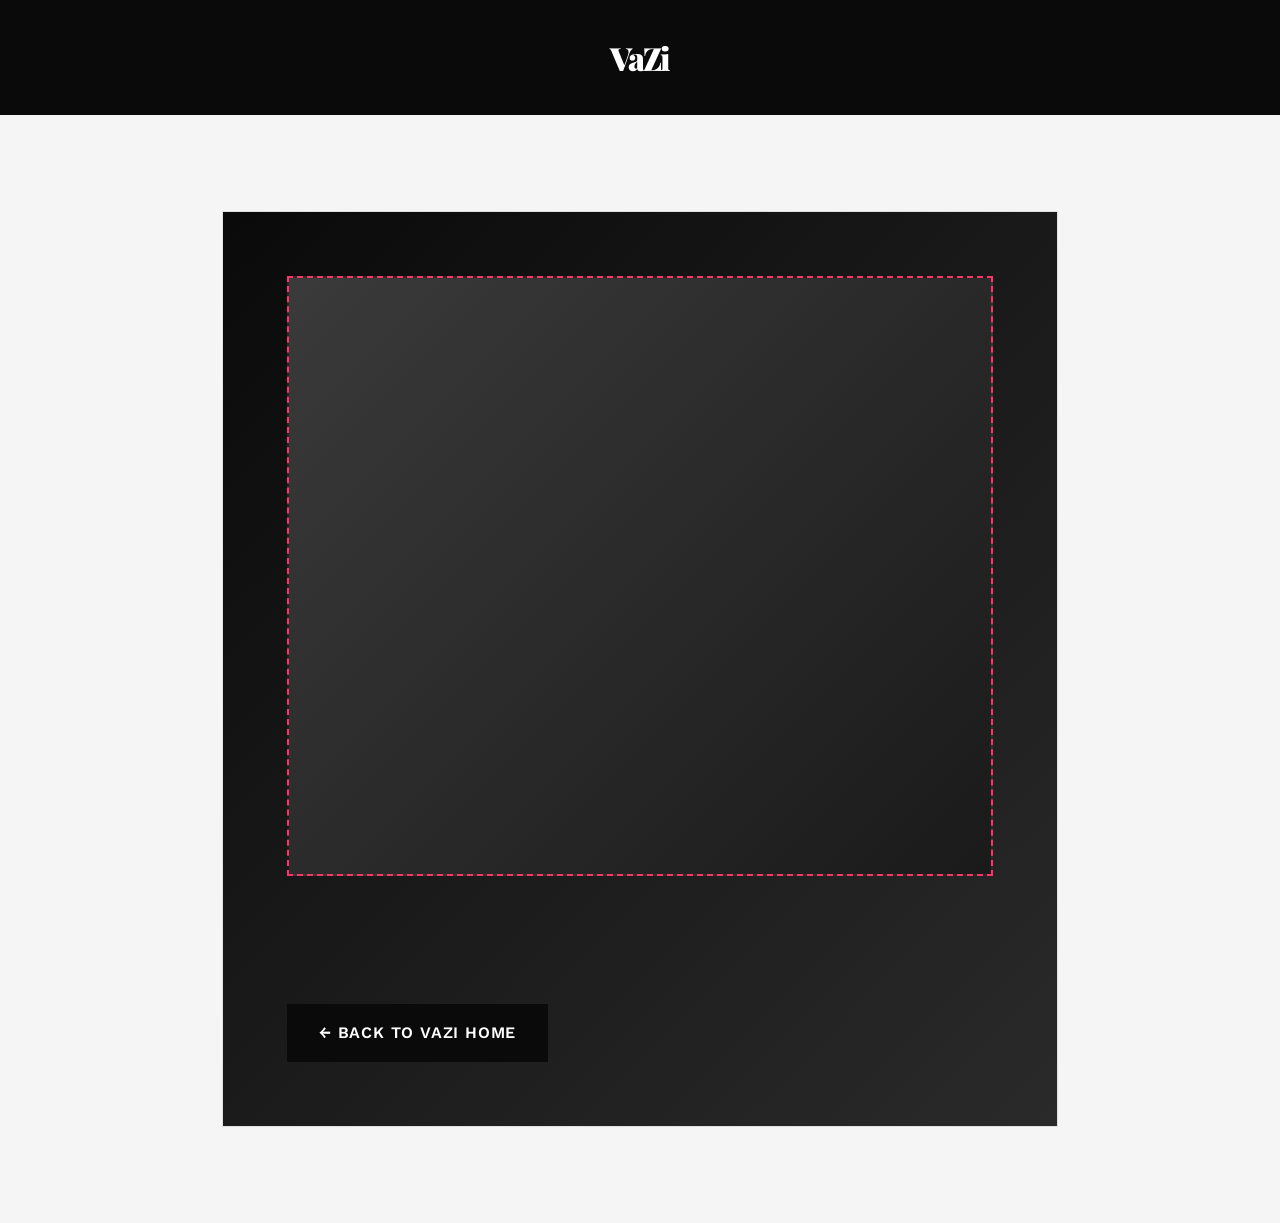
<file: profiles/ceo-profile.html>
<!DOCTYPE html>
<html lang="en">
<head>
    <meta charset="UTF-8">
    <meta name="viewport" content="width=device-width, initial-scale=1.0">
    <title>CEO Profile - VaZi</title>
    <!-- Link to shared stylesheet for consistent theming -->
    <link rel="stylesheet" href="../styles.css">
    <link rel="preconnect" href="https://fonts.googleapis.com">
    <link rel="preconnect" href="https://fonts.gstatic.com" crossorigin>
    <link href="https://fonts.googleapis.com/css2?family=Playfair+Display:wght@400;600;700;900&family=Work+Sans:wght@300;400;500;600&display=swap" rel="stylesheet">
</head>
<body class="profile-page ceo-profile">
    
    <!-- HEADER WITH BRANDING -->
    <header class="profile-header">
        <div class="logo">VaZi</div>
    </header>

    <!-- PROFILE CONTENT CONTAINER -->
    <div class="profile-container">
        <div class="profile-main">
            
            <!-- ==========================================
                 IMAGE SECTION
                 COLLABORATOR INSTRUCTIONS:
                 - Replace the background gradient in the .profile-image div with an actual image
                 - Method 1: Add inline style: <div class="profile-image" style="background-image: url('path/to/image.jpg'); background-size: cover; background-position: center;">
                 - Method 2: Upload image to /profiles/images/ folder and reference it
                 - Recommended image size: 1200x600px minimum
                 ========================================== -->
            <div class="profile-image-wrapper">
                <div class="profile-image">
                    <!-- INSERT CEO IMAGE HERE -->
                    <!-- Example: <img src="images/ceo-photo.jpg" alt="CEO Name" style="width: 100%; height: 100%; object-fit: cover;"> -->
                </div>
            </div>

            <!-- ==========================================
                 NAME SECTION
                 COLLABORATOR INSTRUCTIONS:
                 - Replace "CEO Name Here" with the actual CEO's full name
                 - Keep the <h1> tag for SEO and accessibility
                 ========================================== -->
            <h1 class="profile-name">
                <!-- INSERT CEO FULL NAME HERE -->
            </h1>

            <!-- ==========================================
                 ROLE/TITLE SECTION
                 COLLABORATOR INSTRUCTIONS:
                 - Replace with official title
                 - Examples: "Chief Executive Officer & Founder", "CEO & Creative Director"
                 ========================================== -->
            <p class="profile-role">
                <!-- INSERT CEO TITLE HERE -->
            </p>

            <!-- ==========================================
                 BIOGRAPHY SECTION
                 COLLABORATOR INSTRUCTIONS:
                 - Add multiple <p> tags for paragraphs
                 - Keep it professional but personable
                 - Suggested length: 3-5 paragraphs
                 - Include: Background, Vision, Leadership style, Personal touch
                 ========================================== -->
            <div class="profile-bio">
                <!-- INSERT CEO BIOGRAPHY HERE -->
                <!-- Example structure:
                <p>First paragraph about background and journey...</p>
                <p>Second paragraph about vision for VaZi...</p>
                <p>Third paragraph about leadership philosophy...</p>
                <p>Fourth paragraph about personal interests or fun facts...</p>
                -->
            </div>

            <!-- ==========================================
                 ADDITIONAL SECTIONS (OPTIONAL)
                 COLLABORATOR INSTRUCTIONS:
                 - Uncomment and fill these sections as needed
                 - Add as many sections as relevant
                 ========================================== -->
            
            <!-- EDUCATION SECTION -->
            <!--
            <div class="profile-section">
                <h3>Education</h3>
                <ul>
                    <li>Degree, University Name, Year</li>
                    <li>Degree, University Name, Year</li>
                </ul>
            </div>
            -->

            <!-- CAREER HIGHLIGHTS SECTION -->
            <!--
            <div class="profile-section">
                <h3>Career Highlights</h3>
                <ul>
                    <li>Achievement or milestone</li>
                    <li>Achievement or milestone</li>
                    <li>Achievement or milestone</li>
                </ul>
            </div>
            -->

            <!-- VISION STATEMENT SECTION -->
            <!--
            <div class="profile-section">
                <h3>Vision for VaZi</h3>
                <p>Your vision statement here...</p>
            </div>
            -->

            <!-- AWARDS & RECOGNITION SECTION -->
            <!--
            <div class="profile-section">
                <h3>Awards & Recognition</h3>
                <ul>
                    <li>Award Name, Year</li>
                    <li>Award Name, Year</li>
                </ul>
            </div>
            -->

            <!-- PERSONAL INTERESTS SECTION -->
            <!--
            <div class="profile-section">
                <h3>Beyond Work</h3>
                <p>Personal interests, hobbies, or community involvement...</p>
            </div>
            -->

            <!-- BACK TO HOME LINK -->
            <a href="../index.html" class="back-link">← Back to VaZi Home</a>

        </div>
    </div>

    <!-- ==========================================
         COLLABORATOR NOTES:
         
         FILE STRUCTURE:
         - This file should remain in /profiles/ folder
         - All image paths should be relative to this file
         - The ../styles.css link maintains theme consistency
         
         STYLING NOTES:
         - CEO profile has enhanced dark theme (see .ceo-profile class in styles.css)
         - Do NOT modify CSS classes unless absolutely necessary
         - To change colors globally, edit :root variables in styles.css
         
         CONTENT GUIDELINES:
         - Keep tone professional yet personable
         - Use clear, concise language
         - Proofread for spelling and grammar
         - Ensure all information is accurate and up-to-date
         
         TESTING:
         - After adding content, open this file in a browser
         - Check that images load correctly
         - Verify the "Back to VaZi Home" link works
         - Test on mobile devices for responsiveness
         ========================================== -->

</body>
</html>
</file>
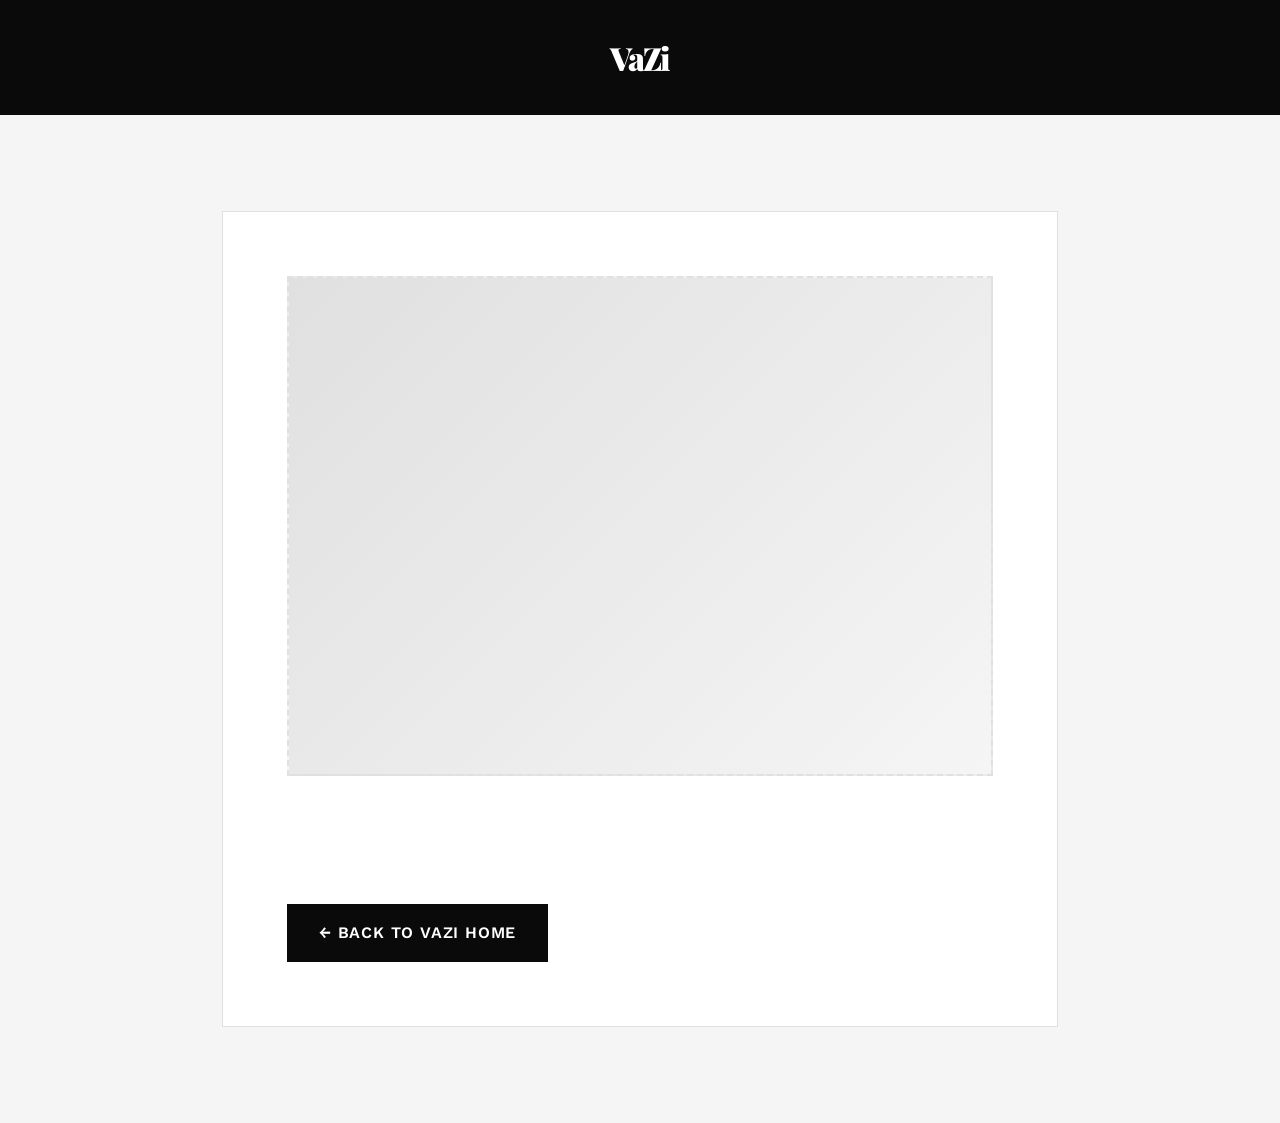
<file: profiles/director-1.html>
<!DOCTYPE html>
<html lang="en">
<head>
    <meta charset="UTF-8">
    <meta name="viewport" content="width=device-width, initial-scale=1.0">
    <title>Director Profile - VaZi</title>
    <!-- Link to shared stylesheet for consistent theming -->
    <link rel="stylesheet" href="../styles.css">
    <link rel="preconnect" href="https://fonts.googleapis.com">
    <link rel="preconnect" href="https://fonts.gstatic.com" crossorigin>
    <link href="https://fonts.googleapis.com/css2?family=Playfair+Display:wght@400;600;700;900&family=Work+Sans:wght@300;400;500;600&display=swap" rel="stylesheet">
</head>
<body class="profile-page director-profile">
    
    <!-- HEADER WITH BRANDING -->
    <header class="profile-header">
        <div class="logo">VaZi</div>
    </header>

    <!-- PROFILE CONTENT CONTAINER -->
    <div class="profile-container">
        <div class="profile-main">
            
            <!-- ==========================================
                 IMAGE SECTION
                 COLLABORATOR INSTRUCTIONS:
                 - Replace the placeholder with an actual image
                 - Method 1: Add inline style with background-image
                 - Method 2: Use <img> tag inside this div
                 - Recommended image size: 1200x500px minimum
                 ========================================== -->
            <div class="profile-image-wrapper">
                <div class="profile-image">
                    <!-- INSERT DIRECTOR IMAGE HERE -->
                    <!-- Example: <img src="images/director-1.jpg" alt="Director Name" style="width: 100%; height: 100%; object-fit: cover;"> -->
                </div>
            </div>

            <!-- ==========================================
                 NAME SECTION
                 COLLABORATOR INSTRUCTIONS:
                 - Replace with the director's full name
                 - Keep the <h1> tag for proper structure
                 ========================================== -->
            <h1 class="profile-name">
                <!-- INSERT DIRECTOR FULL NAME HERE -->
            </h1>

            <!-- ==========================================
                 ROLE/TITLE SECTION
                 COLLABORATOR INSTRUCTIONS:
                 - Replace with official title
                 - Examples: "Director of Operations", "Director of Marketing", "Board Director"
                 ========================================== -->
            <p class="profile-role">
                <!-- INSERT DIRECTOR TITLE HERE -->
            </p>

            <!-- ==========================================
                 BIOGRAPHY SECTION
                 COLLABORATOR INSTRUCTIONS:
                 - Add multiple <p> tags for paragraphs
                 - Suggested length: 2-4 paragraphs
                 - Include: Professional background, Role at VaZi, Expertise, Personal note
                 ========================================== -->
            <div class="profile-bio">
                <!-- INSERT DIRECTOR BIOGRAPHY HERE -->
                <!-- Example structure:
                <p>First paragraph about professional background...</p>
                <p>Second paragraph about role and responsibilities at VaZi...</p>
                <p>Third paragraph about expertise and achievements...</p>
                <p>Optional fourth paragraph with personal touch...</p>
                -->
            </div>

            <!-- ==========================================
                 ADDITIONAL SECTIONS (OPTIONAL)
                 COLLABORATOR INSTRUCTIONS:
                 - Uncomment and fill sections as needed
                 - Customize based on what's relevant for this director
                 ========================================== -->
            
            <!-- EDUCATION SECTION -->
            <!--
            <div class="profile-section">
                <h3>Education</h3>
                <ul>
                    <li>Degree, University Name, Year</li>
                    <li>Certifications or additional qualifications</li>
                </ul>
            </div>
            -->

            <!-- EXPERTISE SECTION -->
            <!--
            <div class="profile-section">
                <h3>Areas of Expertise</h3>
                <ul>
                    <li>Expertise area 1</li>
                    <li>Expertise area 2</li>
                    <li>Expertise area 3</li>
                </ul>
            </div>
            -->

            <!-- PROFESSIONAL EXPERIENCE SECTION -->
            <!--
            <div class="profile-section">
                <h3>Professional Experience</h3>
                <ul>
                    <li>Position, Company Name, Years</li>
                    <li>Position, Company Name, Years</li>
                    <li>Position, Company Name, Years</li>
                </ul>
            </div>
            -->

            <!-- KEY ACHIEVEMENTS SECTION -->
            <!--
            <div class="profile-section">
                <h3>Key Achievements</h3>
                <ul>
                    <li>Achievement or milestone</li>
                    <li>Achievement or milestone</li>
                </ul>
            </div>
            -->

            <!-- PHILOSOPHY/APPROACH SECTION -->
            <!--
            <div class="profile-section">
                <h3>Professional Philosophy</h3>
                <p>Your approach to work, leadership style, or professional values...</p>
            </div>
            -->

            <!-- BACK TO HOME LINK -->
            <a href="../index.html" class="back-link">← Back to VaZi Home</a>

        </div>
    </div>

    <!-- ==========================================
         COLLABORATOR NOTES:
         
         FILE STRUCTURE:
         - This is Director 1's profile (director-1.html)
         - Files director-2.html through director-6.html have identical structure
         - Edit only the content sections marked with 
         - Keep file in /profiles/ folder
         
         STYLING NOTES:
         - Director profiles use light theme (white background)
         - Different from CEO profile which uses dark theme
         - Do NOT modify CSS classes
         - For color changes, edit :root variables in styles.css
         
         CONTENT GUIDELINES:
         - Focus on professional accomplishments
         - Highlight unique contributions to VaZi
         - Keep tone consistent with company brand
         - Maintain appropriate length (not too brief, not overly long)
         
         COLLABORATION TIPS:
         - Use version control (Git) to track changes
         - Communicate with team before making structural changes
         - Test locally before committing changes
         - Keep backups of your work
         
         IMAGE RECOMMENDATIONS:
         - Professional headshot or portrait
         - High resolution (at least 1200px wide)
         - Consistent lighting and style across all directors
         - Neutral or VaZi-branded background
         ========================================== -->

</body>
</html>
</file>
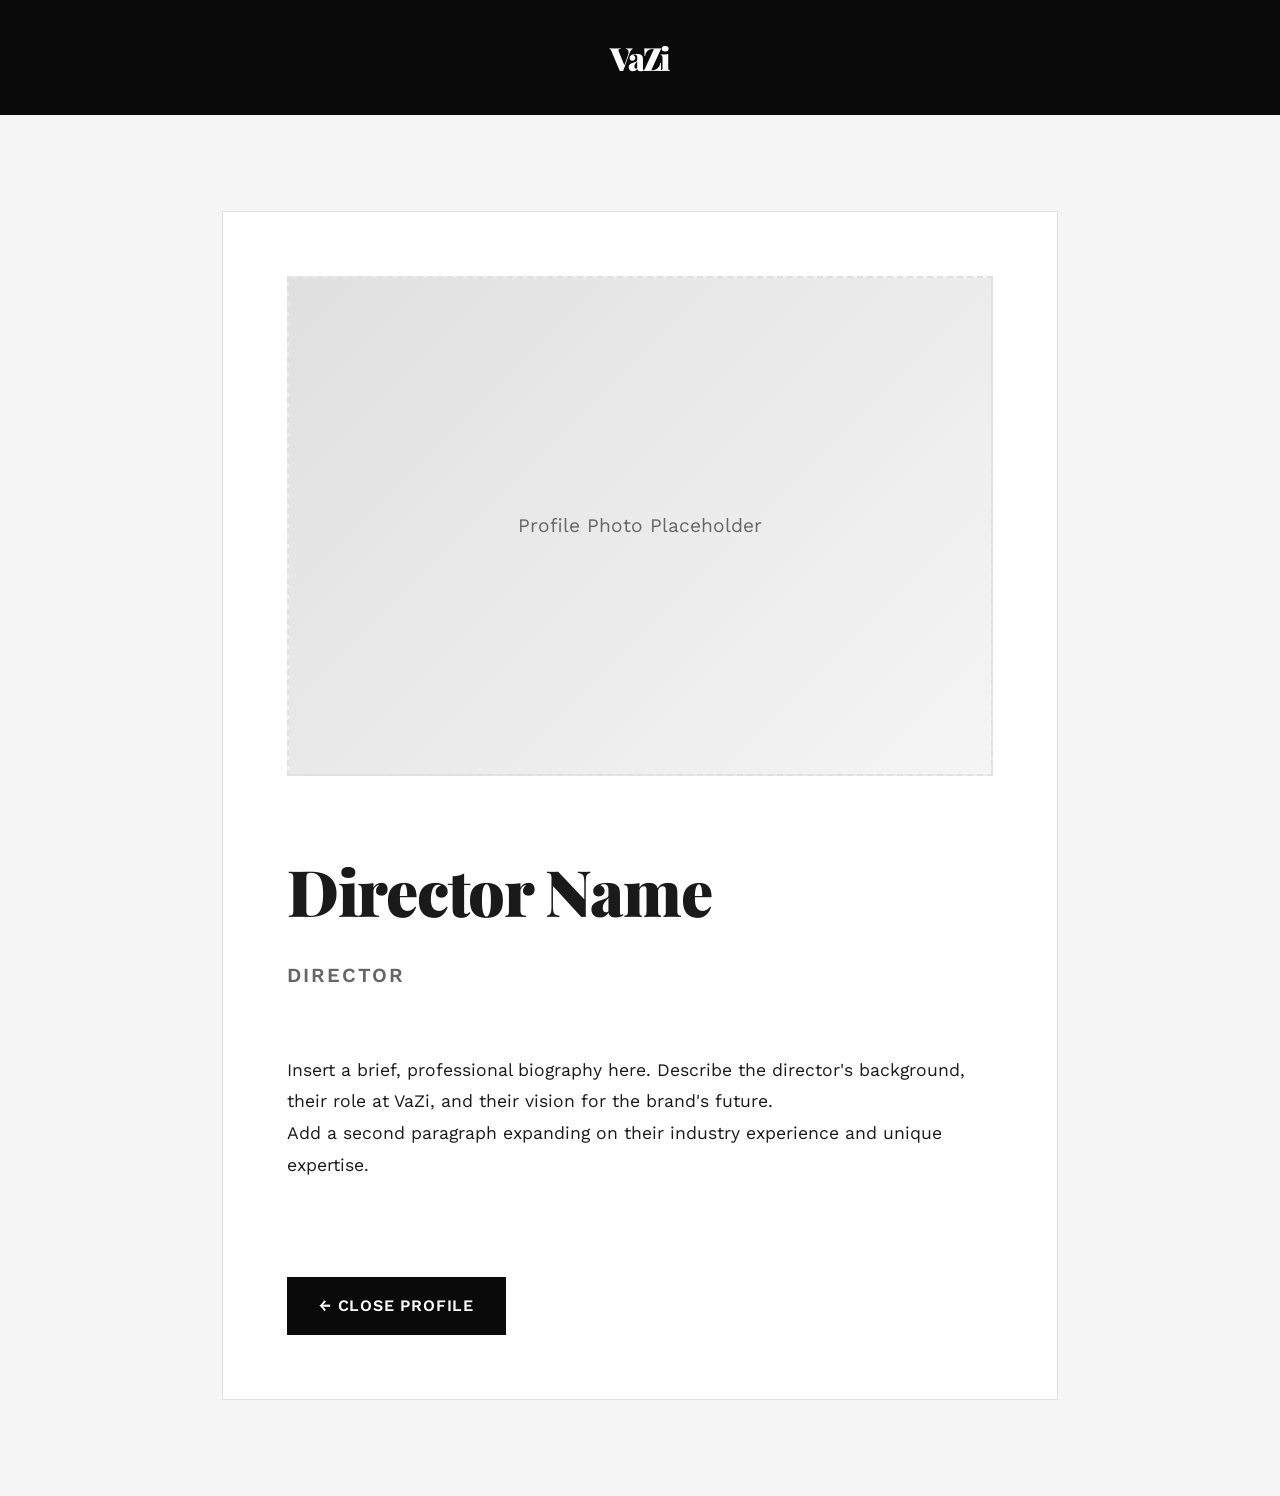
<file: profiles/director-4.html>
<!DOCTYPE html>
<html lang="en">
<head>
    <meta charset="UTF-8">
    <meta name="viewport" content="width=device-width, initial-scale=1.0">
    <title>Director Profile - VaZi</title>
    <link rel="stylesheet" href="../styles.css">
    <link href="https://fonts.googleapis.com/css2?family=Playfair+Display:wght@400;600;700;900&family=Work+Sans:wght@300;400;500;600&display=swap" rel="stylesheet">
</head>
<body class="profile-page">

    <header class="profile-header">
        <div class="logo">VaZi</div>
    </header>

    <main class="profile-container">
        <div class="profile-main">
            
            <div class="profile-image-wrapper">
                <div class="profile-image">
                    <span>Profile Photo Placeholder</span>
                </div>
            </div>

            <h1 class="profile-name">
                Director Name
            </h1>
            
            <div class="profile-role">
                Director
            </div>

            <div class="profile-bio">
                <p>Insert a brief, professional biography here. Describe the director's background, their role at VaZi, and their vision for the brand's future.</p>
                <p>Add a second paragraph expanding on their industry experience and unique expertise.</p>
            </div>

            <a href="javascript:window.close();" class="back-link">← Close Profile</a>
        </div>
    </main>

</body>
</html>
</file>
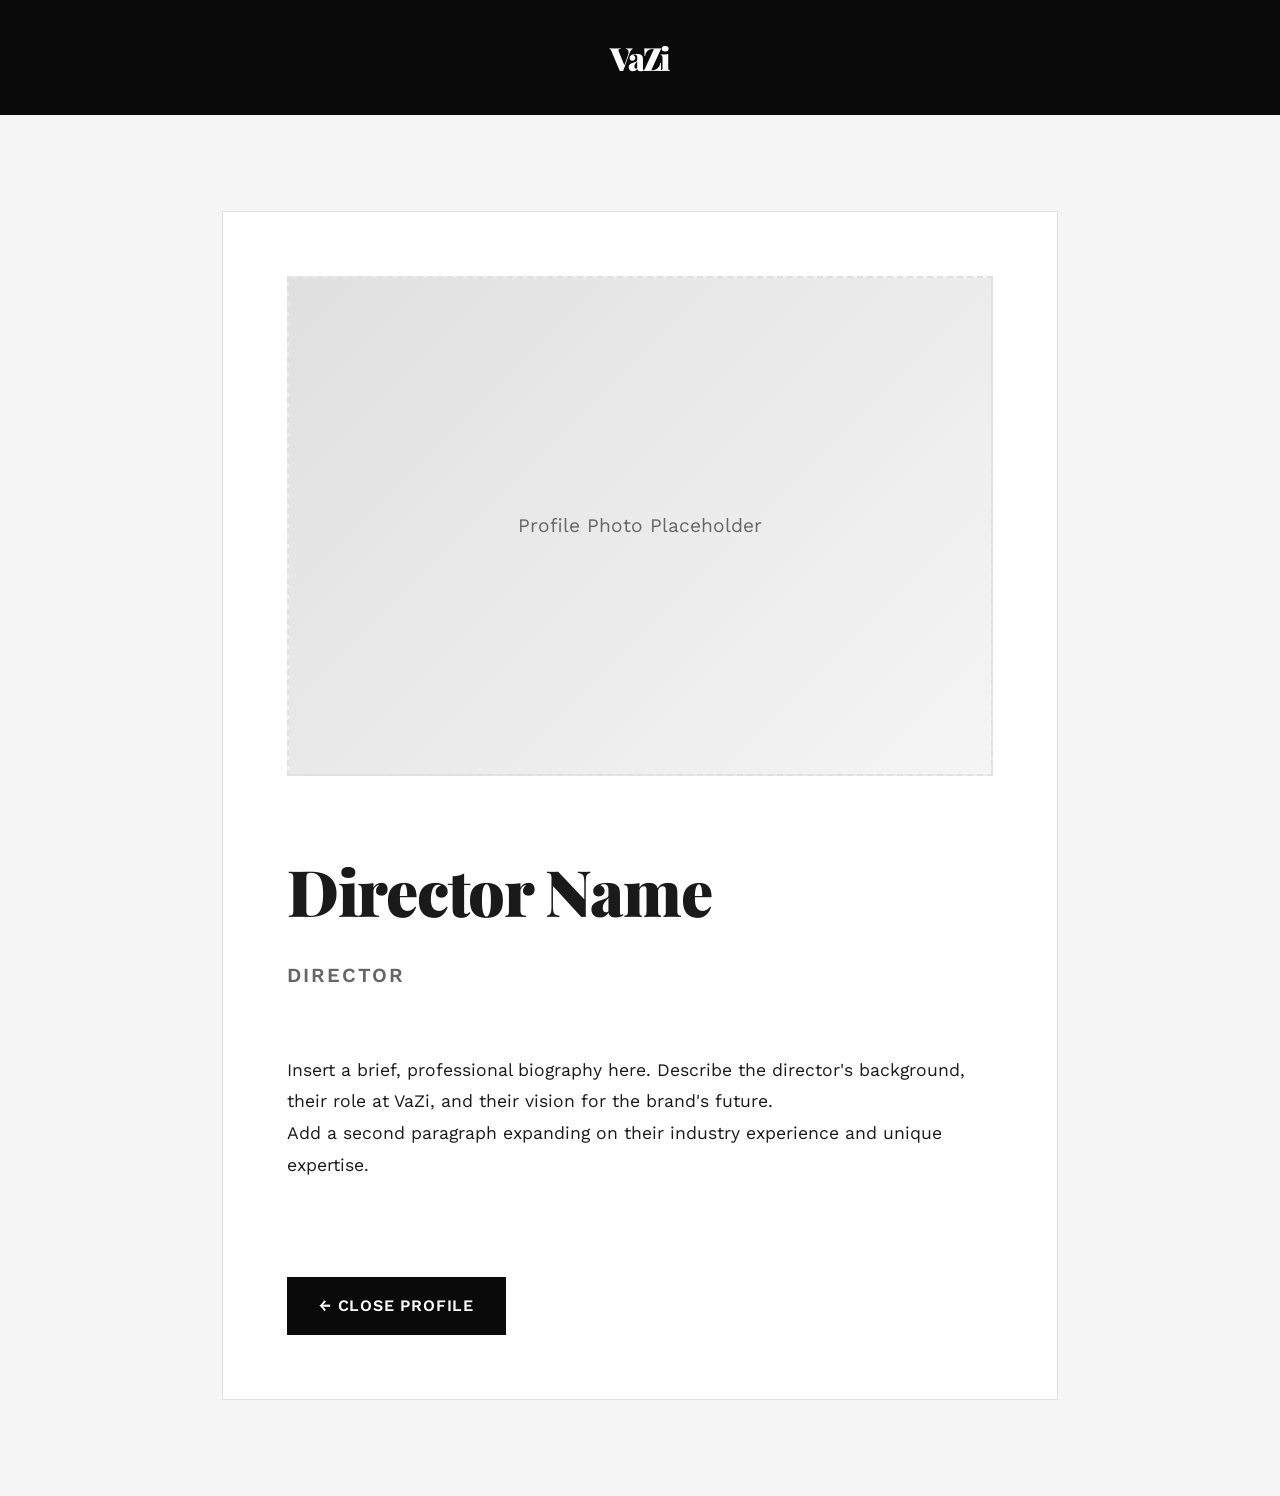
<file: profiles/director-6.html>
<!DOCTYPE html>
<html lang="en">
<head>
    <meta charset="UTF-8">
    <meta name="viewport" content="width=device-width, initial-scale=1.0">
    <title>Director Profile - VaZi</title>
    <link rel="stylesheet" href="../styles.css">
    <link href="https://fonts.googleapis.com/css2?family=Playfair+Display:wght@400;600;700;900&family=Work+Sans:wght@300;400;500;600&display=swap" rel="stylesheet">
</head>
<body class="profile-page">

    <header class="profile-header">
        <div class="logo">VaZi</div>
    </header>

    <main class="profile-container">
        <div class="profile-main">
            
            <div class="profile-image-wrapper">
                <div class="profile-image">
                    <span>Profile Photo Placeholder</span>
                </div>
            </div>

            <h1 class="profile-name">
                Director Name
            </h1>
            
            <div class="profile-role">
                Director
            </div>

            <div class="profile-bio">
                <p>Insert a brief, professional biography here. Describe the director's background, their role at VaZi, and their vision for the brand's future.</p>
                <p>Add a second paragraph expanding on their industry experience and unique expertise.</p>
            </div>

            <a href="javascript:window.close();" class="back-link">← Close Profile</a>
        </div>
    </main>

</body>
</html>
</file>
<file: styles.css>
/* ========================================
   VAZI - SHARED STYLESHEET
   Theme: Editorial Minimalism meets Modern Brutalism
   
   COLLABORATOR NOTES:
   - All theme colors are CSS variables (lines 10-20)
   - To change colors globally, edit :root variables only
   - Typography uses: Playfair Display (headings) + Work Sans (body)
   ======================================== */

:root {
    /* THEME COLORS - Edit these to change site-wide color scheme */
    --primary-color: #0a0a0a;           /* Deep black */
    --secondary-color: #f5f5f5;         /* Off-white */
    --accent-color: #ff3366;            /* Electric pink - VaZi signature */
    --accent-hover: #e62958;            /* Darker accent for interactions */
    --text-primary: #1a1a1a;            /* Primary text */
    --text-secondary: #666666;          /* Secondary text */
    --background-light: #fafafa;        /* Light background */
    --border-color: #e0e0e0;            /* Subtle borders */
    
    /* TYPOGRAPHY SCALE */
    --font-display: 'Playfair Display', Georgia, serif;
    --font-body: 'Work Sans', -apple-system, sans-serif;
    
    /* SPACING SYSTEM */
    --spacing-xs: 0.5rem;
    --spacing-sm: 1rem;
    --spacing-md: 2rem;
    --spacing-lg: 4rem;
    --spacing-xl: 6rem;
}

/* ========================================
   GLOBAL RESET & BASE STYLES
   ======================================== */

* {
    margin: 0;
    padding: 0;
    box-sizing: border-box;
}

html {
    scroll-behavior: smooth;
    font-size: 16px;
}

body {
    font-family: var(--font-body);
    color: var(--text-primary);
    background-color: var(--secondary-color);
    line-height: 1.6;
    overflow-x: hidden;
}

/* ========================================
   NAVIGATION BAR
   ======================================== */

.main-nav {
    position: fixed;
    top: 0;
    left: 0;
    right: 0;
    background: rgba(255, 255, 255, 0.95);
    backdrop-filter: blur(10px);
    z-index: 1000;
    border-bottom: 1px solid var(--border-color);
}

.nav-container {
    max-width: 1400px;
    margin: 0 auto;
    padding: 1.5rem 2rem;
    display: flex;
    justify-content: space-between;
    align-items: center;
}

.logo {
    font-family: var(--font-display);
    font-size: 2rem;
    font-weight: 900;
    letter-spacing: -0.05em;
    color: var(--primary-color);
}

.nav-links {
    display: flex;
    list-style: none;
    gap: 3rem;
}

.nav-link {
    text-decoration: none;
    color: var(--text-primary);
    font-weight: 500;
    font-size: 0.95rem;
    letter-spacing: 0.05em;
    text-transform: uppercase;
    transition: color 0.3s ease;
    position: relative;
}

.nav-link::after {
    content: '';
    position: absolute;
    bottom: -5px;
    left: 0;
    width: 0;
    height: 2px;
    background: var(--accent-color);
    transition: width 0.3s ease;
}

.nav-link:hover,
.nav-link.active {
    color: var(--accent-color);
}

.nav-link:hover::after,
.nav-link.active::after {
    width: 100%;
}

/* ========================================
   SECTION BASE STYLES
   ======================================== */

section {
    min-height: 100vh;
    padding: var(--spacing-xl) var(--spacing-md);
}

.content-container {
    max-width: 1400px;
    margin: 0 auto;
}

.section-title {
    font-family: var(--font-display);
    font-size: clamp(3rem, 8vw, 6rem);
    font-weight: 900;
    letter-spacing: -0.03em;
    margin-bottom: var(--spacing-lg);
    line-height: 0.9;
}

/* ========================================
   HOME SECTION
   ======================================== */

.section-home {
    background: linear-gradient(135deg, var(--secondary-color) 0%, #ffffff 100%);
    padding-top: 120px;
}

.hero-container {
    min-height: 70vh;
    display: flex;
    align-items: center;
    justify-content: center;
    position: relative;
}

.hero-text {
    text-align: left;
}

.hero-title {
    font-family: var(--font-display);
    font-size: clamp(4rem, 12vw, 10rem);
    font-weight: 900;
    line-height: 0.85;
    letter-spacing: -0.05em;
    margin-bottom: var(--spacing-md);
}

.title-line {
    display: block;
    opacity: 0;
    transform: translateY(50px);
    animation: slideUp 0.8s ease forwards;
}

.title-line:nth-child(1) {
    animation-delay: 0.1s;
}

.title-line:nth-child(2) {
    animation-delay: 0.3s;
    color: var(--accent-color);
}

.title-line:nth-child(3) {
    animation-delay: 0.5s;
}

@keyframes slideUp {
    to {
        opacity: 1;
        transform: translateY(0);
    }
}

.hero-subtitle {
    font-size: 1.25rem;
    color: var(--text-secondary);
    max-width: 600px;
    font-weight: 300;
    margin-top: var(--spacing-md);
    opacity: 0;
    animation: fadeIn 0.8s ease 0.8s forwards;
}

@keyframes fadeIn {
    to {
        opacity: 1;
    }
}

/* ========================================
   TEAM SECTION (Leadership Grid)
   ======================================== */

.team-section {
    margin-top: var(--spacing-xl);
    padding: var(--spacing-xl) 0;
}

.team-grid {
    display: grid;
    grid-template-columns: repeat(auto-fit, minmax(280px, 1fr));
    gap: 2.5rem;
    margin-top: var(--spacing-lg);
}

.team-card {
    background: white;
    border: 1px solid var(--border-color);
    cursor: pointer;
    transition: all 0.4s cubic-bezier(0.4, 0, 0.2, 1);
    position: relative;
    opacity: 0;
    transform: translateY(30px);
}

.team-card.revealed {
    opacity: 1;
    transform: translateY(0);
}

.team-card:hover {
    transform: translateY(-10px);
    box-shadow: 0 20px 40px rgba(0, 0, 0, 0.1);
    border-color: var(--accent-color);
}

/* CEO CARD - Distinguished Styling */
.ceo-card {
    grid-column: span 2;
    background: linear-gradient(135deg, var(--primary-color) 0%, #2a2a2a 100%);
    color: white;
}

.ceo-card .card-name,
.ceo-card .card-role {
    color: white;
}

.ceo-card .profile-btn {
    background: var(--accent-color);
    color: white;
}

.ceo-card .profile-btn:hover {
    background: var(--accent-hover);
}

.ceo-card .role-badge {
    background: var(--accent-color);
}

/* Card Image Wrapper */
.card-image-wrapper {
    width: 100%;
    overflow: hidden;
}

.card-image {
    width: 100%;
    height: 320px;
    background: linear-gradient(135deg, #e0e0e0 0%, #f5f5f5 100%);
    display: flex;
    align-items: center;
    justify-content: center;
    position: relative;
    transition: transform 0.4s ease;
}

.ceo-image {
    height: 400px;
    background: linear-gradient(135deg, #3a3a3a 0%, #1a1a1a 100%);
}

.team-card:hover .card-image {
    transform: scale(1.05);
}

.role-badge {
    position: absolute;
    top: 20px;
    right: 20px;
    background: var(--primary-color);
    color: white;
    padding: 0.5rem 1rem;
    font-size: 0.75rem;
    font-weight: 600;
    letter-spacing: 0.1em;
    text-transform: uppercase;
}

/* Card Content */
.card-content {
    padding: var(--spacing-md);
}

.card-name {
    font-family: var(--font-display);
    font-size: 1.5rem;
    font-weight: 700;
    margin-bottom: 0.5rem;
    letter-spacing: -0.02em;
}

.card-role {
    color: var(--text-secondary);
    font-size: 0.95rem;
    margin-bottom: var(--spacing-sm);
    text-transform: uppercase;
    letter-spacing: 0.05em;
    font-weight: 500;
}

.profile-btn {
    background: var(--primary-color);
    color: white;
    border: none;
    padding: 0.875rem 2rem;
    font-family: var(--font-body);
    font-size: 0.9rem;
    font-weight: 600;
    letter-spacing: 0.05em;
    text-transform: uppercase;
    cursor: pointer;
    transition: all 0.3s ease;
    width: 100%;
}

.profile-btn:hover {
    background: var(--accent-color);
    transform: translateX(5px);
}

/* ========================================
   ABOUT SECTION
   ======================================== */

.section-about {
    background: white;
    border-top: 1px solid var(--border-color);
}

.about-layout {
    display: grid;
    grid-template-columns: 1.2fr 0.8fr;
    gap: var(--spacing-xl);
    align-items: center;
}

.about-text {
    max-width: 800px;
}

.lead-text {
    font-size: 1.5rem;
    font-weight: 300;
    line-height: 1.4;
    margin-bottom: var(--spacing-md);
    color: var(--text-primary);
}

.about-content p {
    margin-bottom: var(--spacing-sm);
    color: var(--text-secondary);
    font-size: 1.05rem;
}

.values-grid {
    display: grid;
    grid-template-columns: repeat(auto-fit, minmax(200px, 1fr));
    gap: var(--spacing-md);
    margin-top: var(--spacing-lg);
}

.value-item {
    border-left: 3px solid var(--accent-color);
    padding-left: var(--spacing-sm);
    opacity: 0;
    transform: translateX(-20px);
    transition: all 0.5s ease;
}

.value-item.revealed {
    opacity: 1;
    transform: translateX(0);
}

.value-item h3 {
    font-family: var(--font-display);
    font-size: 1.25rem;
    margin-bottom: 0.5rem;
}

.value-item p {
    font-size: 0.95rem;
    color: var(--text-secondary);
}

.about-visual {
    height: 600px;
    position: relative;
}

.visual-accent {
    width: 100%;
    height: 100%;
    background: linear-gradient(135deg, var(--accent-color) 0%, var(--accent-hover) 100%);
    clip-path: polygon(0 15%, 100% 0, 100% 85%, 0 100%);
}

/* ========================================
   GALLERY SECTION
   ======================================== */

.section-gallery {
    background: var(--background-light);
}

.gallery-grid {
    display: grid;
    grid-template-columns: repeat(auto-fit, minmax(300px, 1fr));
    gap: 1.5rem;
    margin-top: var(--spacing-lg);
}

.gallery-item {
    background: white;
    overflow: hidden;
    border: 1px solid var(--border-color);
    transition: all 0.4s ease;
    opacity: 0;
    transform: scale(0.95);
}

.gallery-item.revealed {
    opacity: 1;
    transform: scale(1);
}

.gallery-item:hover {
    transform: translateY(-5px);
    box-shadow: 0 15px 30px rgba(0, 0, 0, 0.1);
}

.item-large {
    grid-row: span 2;
}

.item-wide {
    grid-column: span 2;
}

.gallery-image {
    width: 100%;
    height: 300px;
    background: linear-gradient(135deg, #f0f0f0 0%, #e5e5e5 100%);
    position: relative;
    overflow: hidden;
}

.item-large .gallery-image {
    height: 100%;
}

.image-overlay {
    position: absolute;
    inset: 0;
    background: linear-gradient(to bottom, transparent 0%, rgba(0, 0, 0, 0.7) 100%);
    display: flex;
    align-items: flex-end;
    padding: var(--spacing-md);
    opacity: 0;
    transition: opacity 0.3s ease;
}

.gallery-item:hover .image-overlay {
    opacity: 1;
}

.category-tag {
    color: white;
    font-size: 0.85rem;
    font-weight: 600;
    letter-spacing: 0.1em;
    text-transform: uppercase;
    background: var(--accent-color);
    padding: 0.5rem 1rem;
}

.gallery-info {
    padding: var(--spacing-sm) var(--spacing-md);
}

.gallery-info h3 {
    font-family: var(--font-display);
    font-size: 1.25rem;
    margin-bottom: 0.25rem;
}

.gallery-info p {
    color: var(--text-secondary);
    font-size: 0.9rem;
}

/* ========================================
   CONTACT SECTION
   ======================================== */

.section-contact {
    background: white;
    border-top: 1px solid var(--border-color);
}

.contact-layout {
    display: grid;
    grid-template-columns: 1fr 1fr;
    gap: var(--spacing-xl);
}

.contact-details {
    margin-top: var(--spacing-lg);
}

.contact-item {
    margin-bottom: var(--spacing-md);
    padding-bottom: var(--spacing-md);
    border-bottom: 1px solid var(--border-color);
}

.contact-item:last-child {
    border-bottom: none;
}

.contact-item h3 {
    font-family: var(--font-display);
    font-size: 1.1rem;
    margin-bottom: 0.5rem;
}

.contact-item p {
    color: var(--text-secondary);
}

/* Contact Form */
.contact-form-wrapper {
    background: var(--background-light);
    padding: var(--spacing-lg);
    border: 1px solid var(--border-color);
}

.form-group {
    margin-bottom: var(--spacing-md);
}

.form-group label {
    display: block;
    font-weight: 600;
    margin-bottom: 0.5rem;
    text-transform: uppercase;
    font-size: 0.85rem;
    letter-spacing: 0.05em;
}

.form-group input,
.form-group textarea {
    width: 100%;
    padding: 1rem;
    border: 1px solid var(--border-color);
    background: white;
    font-family: var(--font-body);
    font-size: 1rem;
    transition: border-color 0.3s ease;
}

.form-group input:focus,
.form-group textarea:focus {
    outline: none;
    border-color: var(--accent-color);
}

.submit-btn {
    background: var(--primary-color);
    color: white;
    border: none;
    padding: 1rem 3rem;
    font-family: var(--font-body);
    font-size: 1rem;
    font-weight: 600;
    letter-spacing: 0.05em;
    text-transform: uppercase;
    cursor: pointer;
    transition: all 0.3s ease;
    width: 100%;
}

.submit-btn:hover {
    background: var(--accent-color);
    transform: translateY(-2px);
}

/* ========================================
   FOOTER
   ======================================== */

.site-footer {
    background: var(--primary-color);
    color: white;
    padding: var(--spacing-lg) var(--spacing-md);
}

.footer-content {
    display: grid;
    grid-template-columns: 1fr 1fr 1fr;
    gap: var(--spacing-md);
    align-items: center;
}

.footer-brand h3 {
    font-family: var(--font-display);
    font-size: 2rem;
    font-weight: 900;
    margin-bottom: 0.5rem;
}

.footer-brand p {
    color: rgba(255, 255, 255, 0.7);
}

.footer-links {
    display: flex;
    gap: var(--spacing-md);
    justify-content: center;
}

.footer-links a {
    color: white;
    text-decoration: none;
    font-size: 0.9rem;
    text-transform: uppercase;
    letter-spacing: 0.05em;
    transition: color 0.3s ease;
}

.footer-links a:hover {
    color: var(--accent-color);
}

.footer-copy {
    text-align: right;
}

.footer-copy p {
    color: rgba(255, 255, 255, 0.5);
    font-size: 0.85rem;
}

/* ========================================
   RESPONSIVE DESIGN
   ======================================== */

@media (max-width: 1024px) {
    .nav-links {
        gap: 2rem;
    }
    
    .ceo-card {
        grid-column: span 1;
    }
    
    .about-layout,
    .contact-layout {
        grid-template-columns: 1fr;
    }
    
    .item-wide {
        grid-column: span 1;
    }
}

@media (max-width: 768px) {
    .nav-container {
        flex-direction: column;
        gap: 1rem;
    }
    
    .nav-links {
        gap: 1rem;
    }
    
    .team-grid {
        grid-template-columns: 1fr;
    }
    
    .gallery-grid {
        grid-template-columns: 1fr;
    }
    
    .item-large {
        grid-row: span 1;
    }
    
    .footer-content {
        grid-template-columns: 1fr;
        text-align: center;
    }
    
    .footer-links {
        flex-direction: column;
    }
    
    .footer-copy {
        text-align: center;
    }
}

/* ========================================
   PROFILE PAGES - SHARED CLASSES
   These classes will be used in both CEO and Director profiles
   ======================================== */

.profile-page {
    min-height: 100vh;
    background: var(--secondary-color);
}

.profile-header {
    background: var(--primary-color);
    color: white;
    padding: var(--spacing-md);
    text-align: center;
}

.profile-header .logo {
    color: white;
}

.profile-container {
    max-width: 900px;
    margin: 0 auto;
    padding: var(--spacing-xl) var(--spacing-md);
}

.profile-main {
    background: white;
    border: 1px solid var(--border-color);
    padding: var(--spacing-lg);
}

.profile-image-wrapper {
    width: 100%;
    margin-bottom: var(--spacing-lg);
}

.profile-image {
    width: 100%;
    height: 500px;
    background: linear-gradient(135deg, #e0e0e0 0%, #f5f5f5 100%);
    display: flex;
    align-items: center;
    justify-content: center;
    font-size: 1.2rem;
    color: var(--text-secondary);
    border: 2px dashed var(--border-color);
}

.profile-name {
    font-family: var(--font-display);
    font-size: clamp(2.5rem, 6vw, 4rem);
    font-weight: 900;
    margin-bottom: var(--spacing-sm);
    letter-spacing: -0.02em;
}

.profile-role {
    font-size: 1.25rem;
    color: var(--text-secondary);
    text-transform: uppercase;
    letter-spacing: 0.1em;
    font-weight: 600;
    margin-bottom: var(--spacing-lg);
}

.profile-bio {
    font-size: 1.1rem;
    line-height: 1.8;
    color: var(--text-primary);
    margin-bottom: var(--spacing-md);
}

.profile-section {
    margin-top: var(--spacing-lg);
    padding-top: var(--spacing-lg);
    border-top: 1px solid var(--border-color);
}

.profile-section h3 {
    font-family: var(--font-display);
    font-size: 1.75rem;
    margin-bottom: var(--spacing-sm);
}

.back-link {
    display: inline-block;
    margin-top: var(--spacing-lg);
    padding: 1rem 2rem;
    background: var(--primary-color);
    color: white;
    text-decoration: none;
    font-weight: 600;
    text-transform: uppercase;
    letter-spacing: 0.05em;
    transition: all 0.3s ease;
}

.back-link:hover {
    background: var(--accent-color);
    transform: translateX(-5px);
}

/* CEO Profile - Enhanced Styling */
.ceo-profile .profile-main {
    background: linear-gradient(135deg, var(--primary-color) 0%, #2a2a2a 100%);
    color: white;
}

.ceo-profile .profile-name,
.ceo-profile .profile-bio,
.ceo-profile .profile-section h3 {
    color: white;
}

.ceo-profile .profile-role {
    color: var(--accent-color);
}

.ceo-profile .profile-image {
    height: 600px;
    background: linear-gradient(135deg, #3a3a3a 0%, #1a1a1a 100%);
    border-color: var(--accent-color);
}

.ceo-profile .profile-section {
    border-top-color: rgba(255, 255, 255, 0.2);
}
</file>
